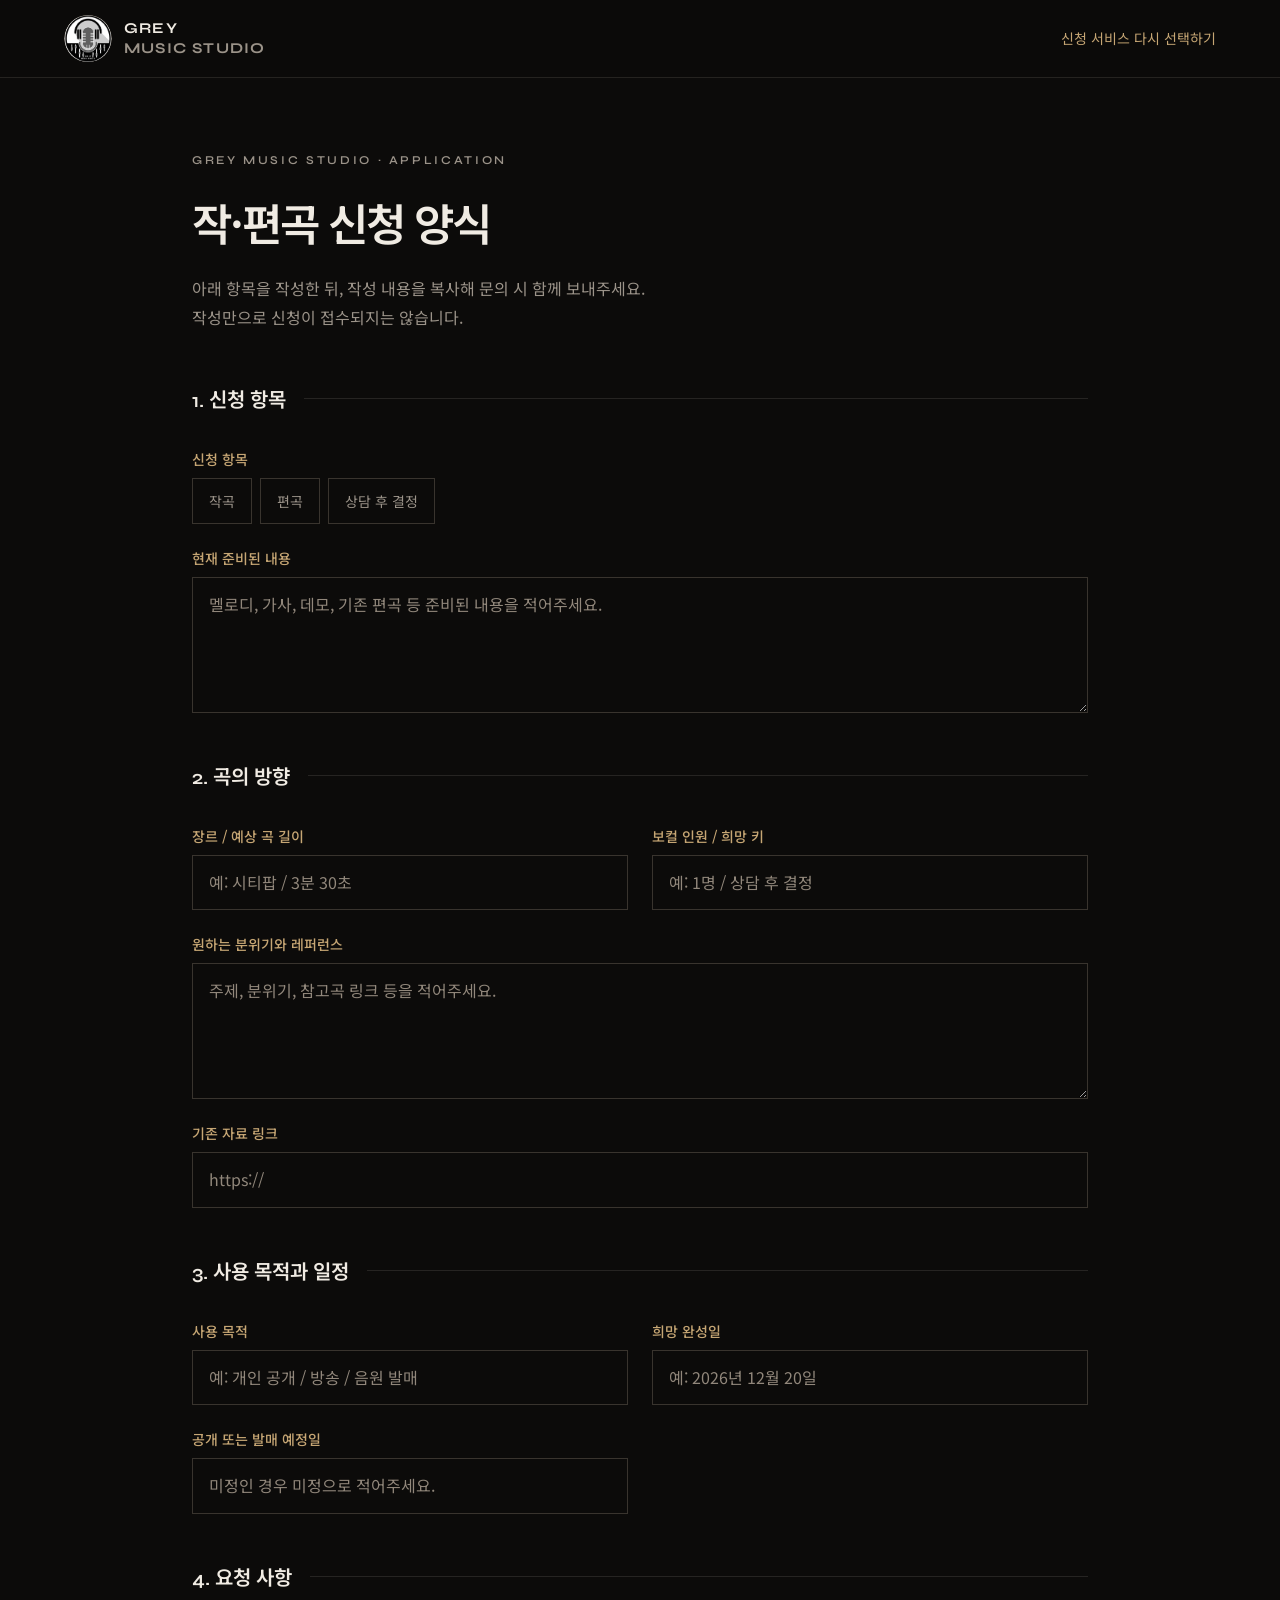
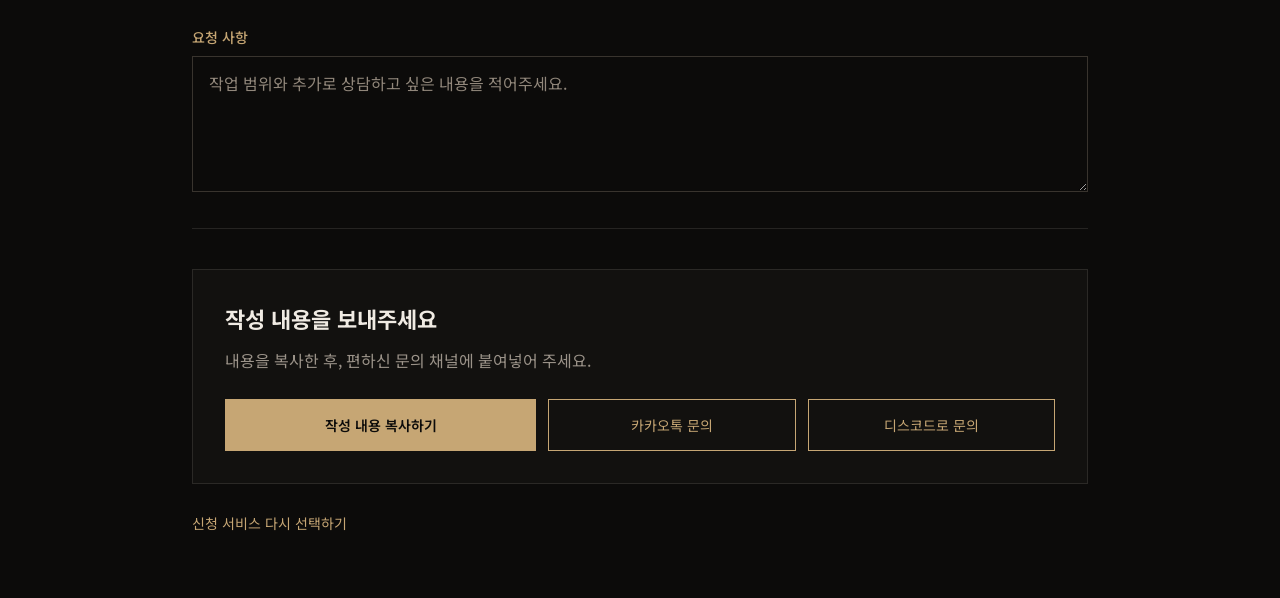
<file: apply-composition.html>
<!doctype html>
<html lang="ko">
  <head>
    <meta charset="UTF-8" />
    <meta name="viewport" content="width=device-width, initial-scale=1.0" />
    <meta name="description" content="Grey Music Studio 작·편곡 신청 양식. 작업 내용을 작성하고 복사해 문의해 주세요." />
    <meta name="theme-color" content="#0c0b0a" />
    <title>작·편곡 신청 양식 — Grey Music Studio</title>
    <link rel="icon" type="image/png" href="assets/grey-music-studio-logo.png" />
    <link rel="preconnect" href="https://fonts.googleapis.com" />
    <link rel="preconnect" href="https://fonts.gstatic.com" crossorigin />
    <link href="https://fonts.googleapis.com/css2?family=Noto+Sans+KR:wght@300;400;500;600;700&amp;family=Syne:wght@500;600;700;800&amp;display=swap" rel="stylesheet" />
    <link rel="stylesheet" href="styles.css" />
    <link rel="stylesheet" href="application.css" />
  </head>
  <body class="application-page" data-application="composition">
    <header class="site-header">
      <a class="logo" href="index.html" aria-label="Grey Music Studio 홈">
        <img class="brand-logo" src="assets/grey-music-studio-logo.png" alt="" width="48" height="48" />
        <span>GREY<span>MUSIC STUDIO</span></span>
      </a>
      <a class="application-back" href="apply.html">신청 서비스 다시 선택하기</a>
    </header>
    <main class="application-main" id="top">
      <div class="application-intro">
        <p class="overline">GREY MUSIC STUDIO · APPLICATION</p>
        <h1 id="form-title">작·편곡 신청 양식</h1>
        <p id="form-guide">아래 항목을 작성한 뒤, 작성 내용을 복사해 문의 시 함께 보내주세요.<br />작성만으로 신청이 접수되지는 않습니다.</p>
      </div>
      <noscript><p>신청 양식을 작성하려면 브라우저에서 JavaScript를 허용해 주세요. 카카오톡 또는 디스코드로 직접 문의하셔도 됩니다.</p></noscript>
      <form class="application-form" id="application-form" aria-describedby="form-guide" autocomplete="on"><div id="form-content"></div></form>
      <section class="application-finish" aria-label="작성 내용 전달">
        <h2>작성 내용을 보내주세요</h2>
        <p>내용을 복사한 후, 편하신 문의 채널에 붙여넣어 주세요.</p>
        <div class="application-actions">
          <button type="button" id="copy-form">작성 내용 복사하기</button>
          <a href="https://open.kakao.com/o/sJ9qi2jg" target="_blank" rel="noopener noreferrer">카카오톡 문의</a>
          <a href="https://discord.com/users/342338919012237323" target="_blank" rel="noopener noreferrer">디스코드로 문의</a>
        </div>
        <p id="copy-status" role="status" aria-live="polite"></p>
      </section>
      <a class="application-back bottom-back" href="apply.html">신청 서비스 다시 선택하기</a>
    </main>
    <script src="application.js"></script>
  </body>
</html>
</file>
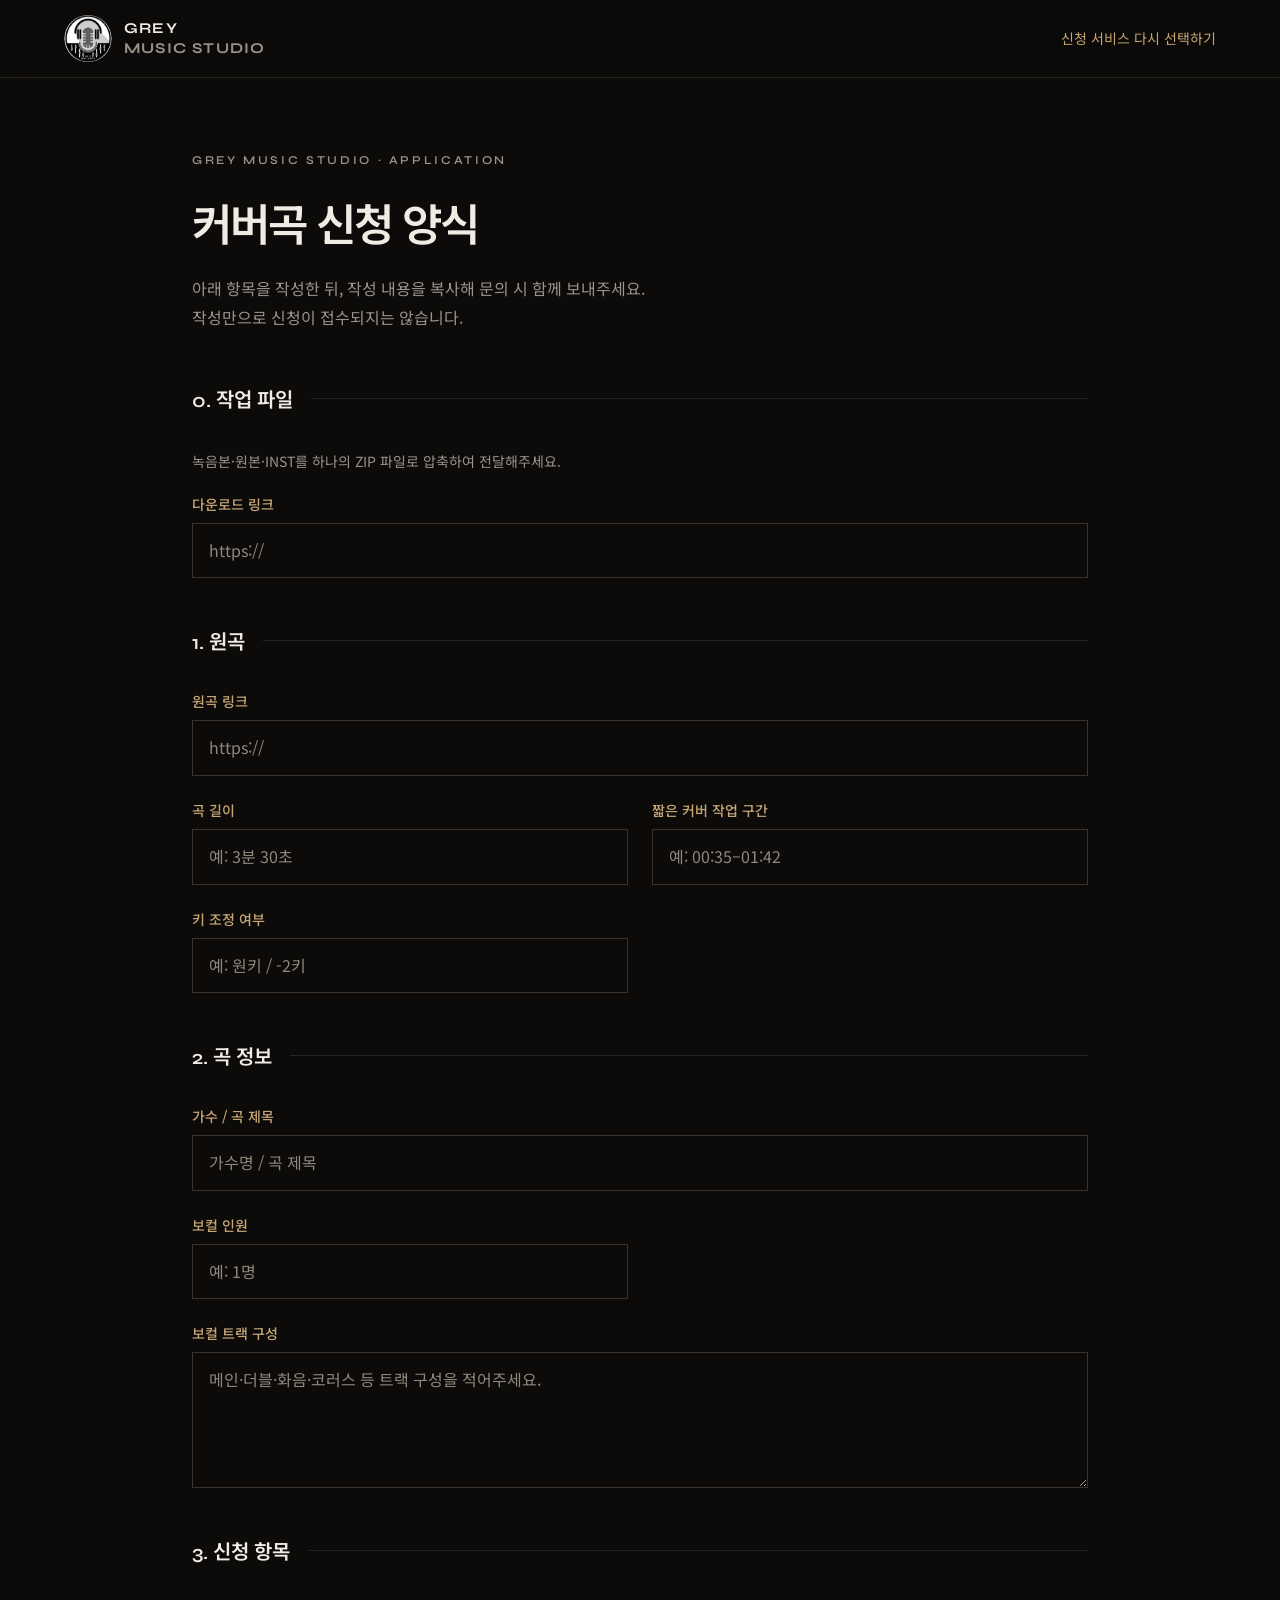
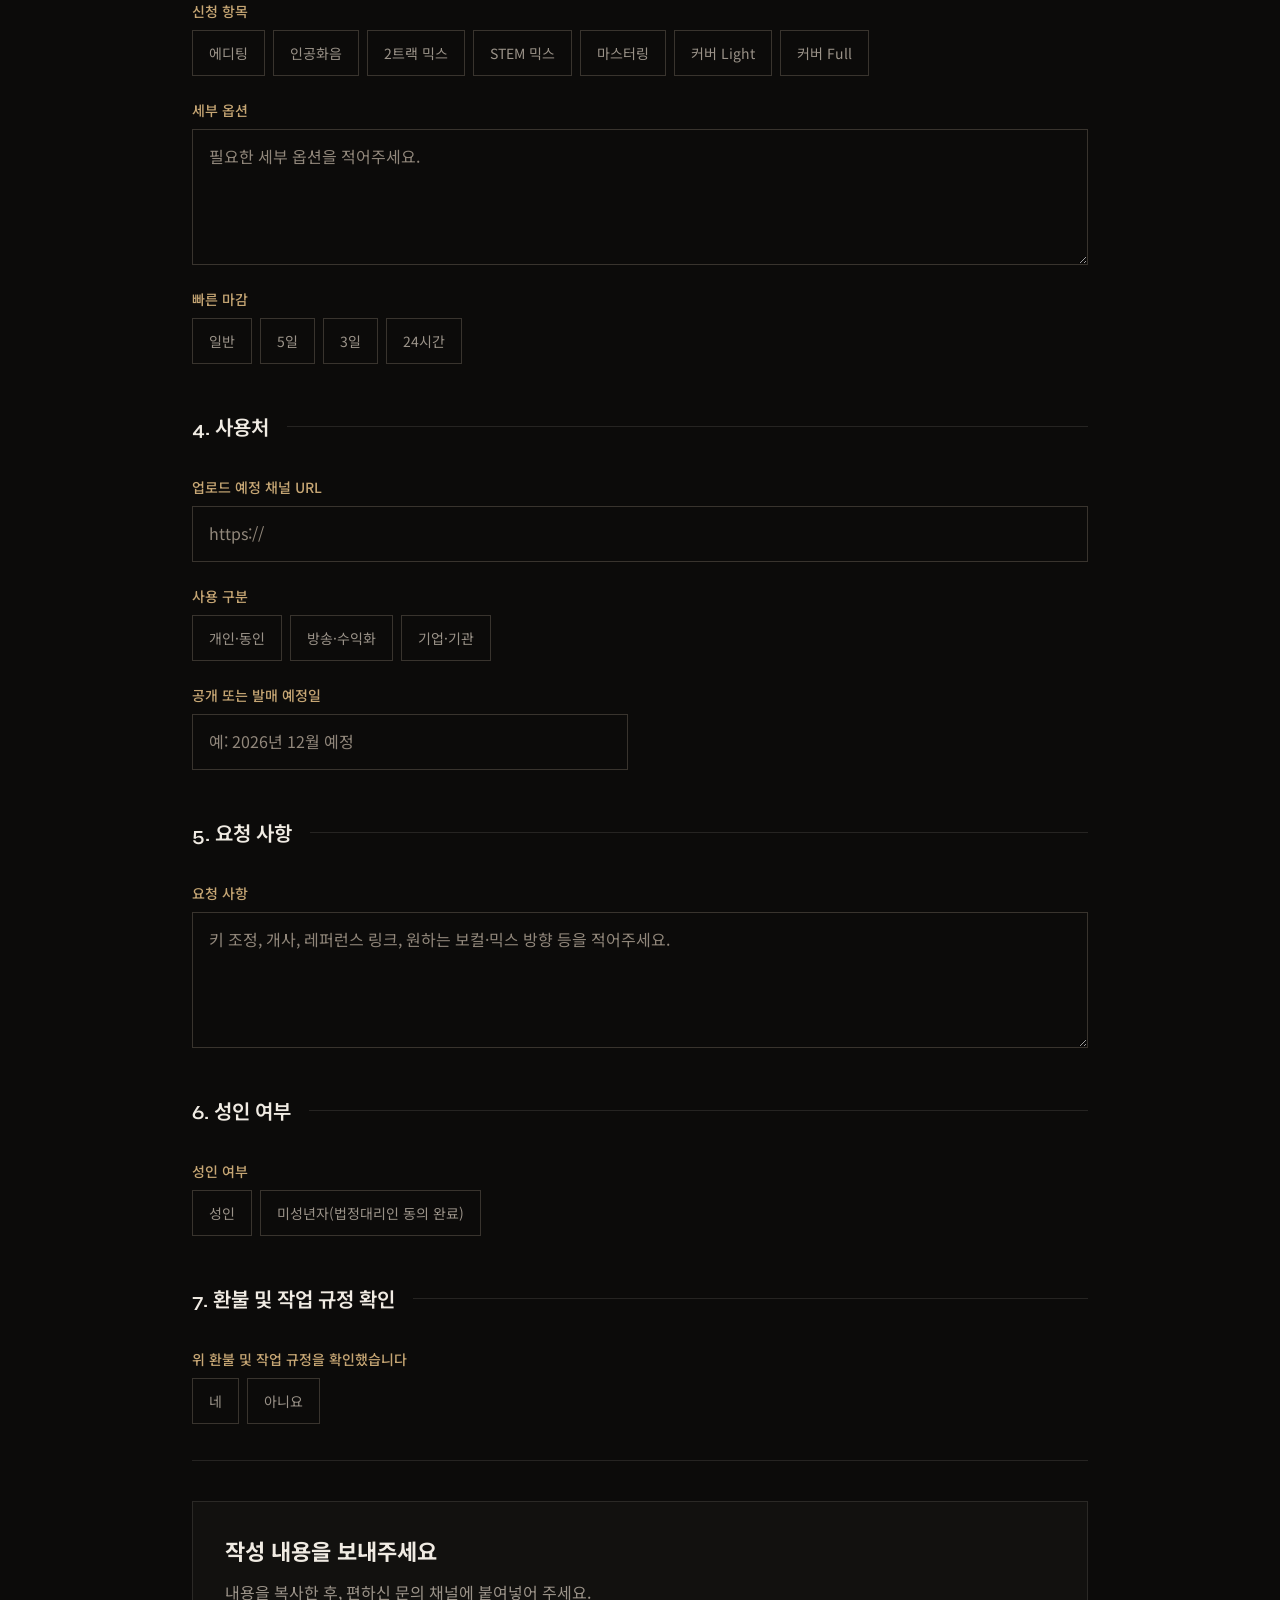
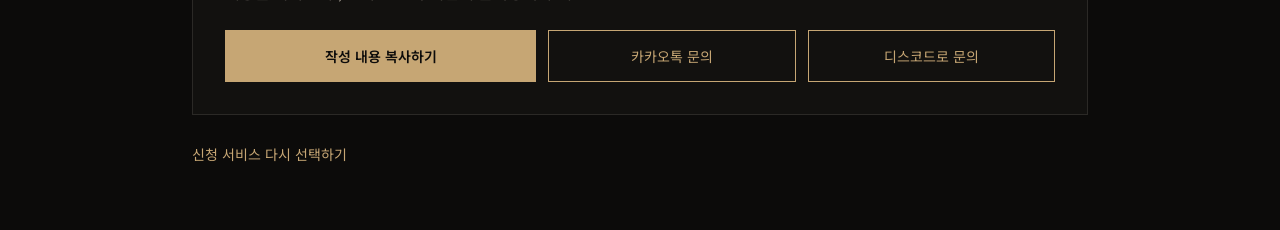
<file: apply-cover.html>
<!doctype html>
<html lang="ko">
  <head>
    <meta charset="UTF-8" />
    <meta name="viewport" content="width=device-width, initial-scale=1.0" />
    <meta name="description" content="Grey Music Studio 커버곡 믹싱 신청 양식. 작업 내용을 작성하고 복사해 문의해 주세요." />
    <meta name="theme-color" content="#0c0b0a" />
    <title>커버곡 신청 양식 — Grey Music Studio</title>
    <link rel="icon" type="image/png" href="assets/grey-music-studio-logo.png" />
    <link rel="preconnect" href="https://fonts.googleapis.com" />
    <link rel="preconnect" href="https://fonts.gstatic.com" crossorigin />
    <link href="https://fonts.googleapis.com/css2?family=Noto+Sans+KR:wght@300;400;500;600;700&amp;family=Syne:wght@500;600;700;800&amp;display=swap" rel="stylesheet" />
    <link rel="stylesheet" href="styles.css" />
    <link rel="stylesheet" href="application.css" />
  </head>
  <body class="application-page" data-application="cover">
    <header class="site-header">
      <a class="logo" href="index.html" aria-label="Grey Music Studio 홈">
        <img class="brand-logo" src="assets/grey-music-studio-logo.png" alt="" width="48" height="48" />
        <span>GREY<span>MUSIC STUDIO</span></span>
      </a>
      <a class="application-back" href="apply.html">신청 서비스 다시 선택하기</a>
    </header>
    <main class="application-main" id="top">
      <div class="application-intro">
        <p class="overline">GREY MUSIC STUDIO · APPLICATION</p>
        <h1 id="form-title">커버곡 신청 양식</h1>
        <p id="form-guide">아래 항목을 작성한 뒤, 작성 내용을 복사해 문의 시 함께 보내주세요.<br />작성만으로 신청이 접수되지는 않습니다.</p>
      </div>
      <noscript><p>신청 양식을 작성하려면 브라우저에서 JavaScript를 허용해 주세요. 카카오톡 또는 디스코드로 직접 문의하셔도 됩니다.</p></noscript>
      <form class="application-form" id="application-form" aria-describedby="form-guide" autocomplete="on"><div id="form-content"></div></form>
      <section class="application-finish" aria-label="작성 내용 전달">
        <h2>작성 내용을 보내주세요</h2>
        <p>내용을 복사한 후, 편하신 문의 채널에 붙여넣어 주세요.</p>
        <div class="application-actions">
          <button type="button" id="copy-form">작성 내용 복사하기</button>
          <a href="https://open.kakao.com/o/sJ9qi2jg" target="_blank" rel="noopener noreferrer">카카오톡 문의</a>
          <a href="https://discord.com/users/342338919012237323" target="_blank" rel="noopener noreferrer">디스코드로 문의</a>
        </div>
        <p id="copy-status" role="status" aria-live="polite"></p>
      </section>
      <a class="application-back bottom-back" href="apply.html">신청 서비스 다시 선택하기</a>
    </main>
    <script src="application.js"></script>
  </body>
</html>
</file>
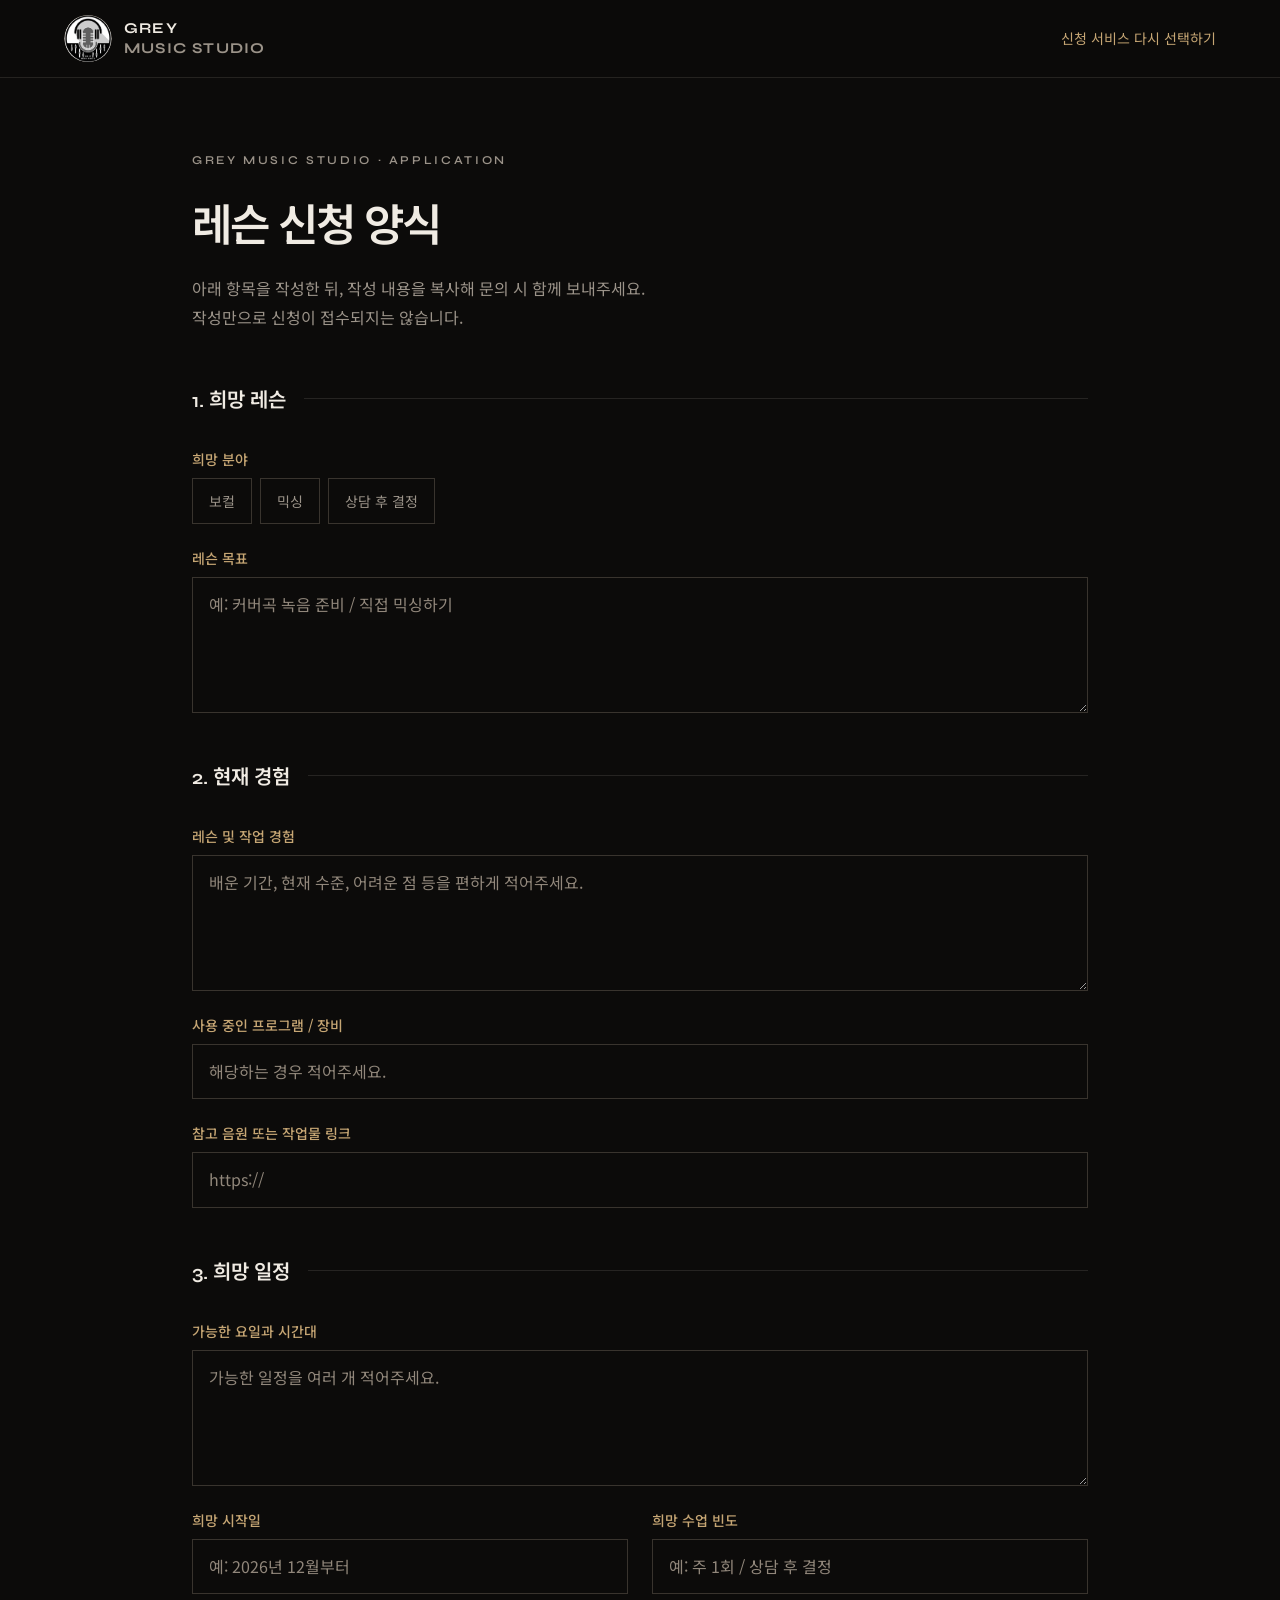
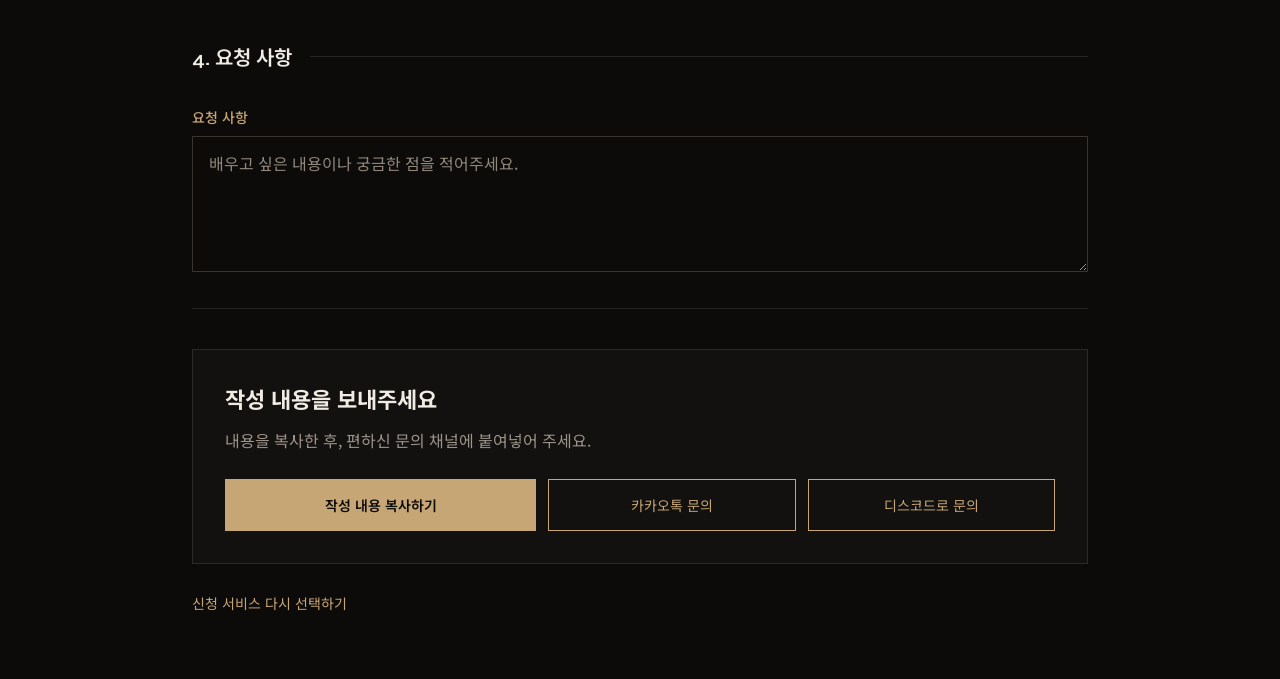
<file: apply-lesson.html>
<!doctype html>
<html lang="ko">
  <head>
    <meta charset="UTF-8" />
    <meta name="viewport" content="width=device-width, initial-scale=1.0" />
    <meta name="description" content="Grey Music Studio 레슨 신청 양식. 작업 내용을 작성하고 복사해 문의해 주세요." />
    <meta name="theme-color" content="#0c0b0a" />
    <title>레슨 신청 양식 — Grey Music Studio</title>
    <link rel="icon" type="image/png" href="assets/grey-music-studio-logo.png" />
    <link rel="preconnect" href="https://fonts.googleapis.com" />
    <link rel="preconnect" href="https://fonts.gstatic.com" crossorigin />
    <link href="https://fonts.googleapis.com/css2?family=Noto+Sans+KR:wght@300;400;500;600;700&amp;family=Syne:wght@500;600;700;800&amp;display=swap" rel="stylesheet" />
    <link rel="stylesheet" href="styles.css" />
    <link rel="stylesheet" href="application.css" />
  </head>
  <body class="application-page" data-application="lesson">
    <header class="site-header">
      <a class="logo" href="index.html" aria-label="Grey Music Studio 홈">
        <img class="brand-logo" src="assets/grey-music-studio-logo.png" alt="" width="48" height="48" />
        <span>GREY<span>MUSIC STUDIO</span></span>
      </a>
      <a class="application-back" href="apply.html">신청 서비스 다시 선택하기</a>
    </header>
    <main class="application-main" id="top">
      <div class="application-intro">
        <p class="overline">GREY MUSIC STUDIO · APPLICATION</p>
        <h1 id="form-title">레슨 신청 양식</h1>
        <p id="form-guide">아래 항목을 작성한 뒤, 작성 내용을 복사해 문의 시 함께 보내주세요.<br />작성만으로 신청이 접수되지는 않습니다.</p>
      </div>
      <noscript><p>신청 양식을 작성하려면 브라우저에서 JavaScript를 허용해 주세요. 카카오톡 또는 디스코드로 직접 문의하셔도 됩니다.</p></noscript>
      <form class="application-form" id="application-form" aria-describedby="form-guide" autocomplete="on"><div id="form-content"></div></form>
      <section class="application-finish" aria-label="작성 내용 전달">
        <h2>작성 내용을 보내주세요</h2>
        <p>내용을 복사한 후, 편하신 문의 채널에 붙여넣어 주세요.</p>
        <div class="application-actions">
          <button type="button" id="copy-form">작성 내용 복사하기</button>
          <a href="https://open.kakao.com/o/sJ9qi2jg" target="_blank" rel="noopener noreferrer">카카오톡 문의</a>
          <a href="https://discord.com/users/342338919012237323" target="_blank" rel="noopener noreferrer">디스코드로 문의</a>
        </div>
        <p id="copy-status" role="status" aria-live="polite"></p>
      </section>
      <a class="application-back bottom-back" href="apply.html">신청 서비스 다시 선택하기</a>
    </main>
    <script src="application.js"></script>
  </body>
</html>
</file>
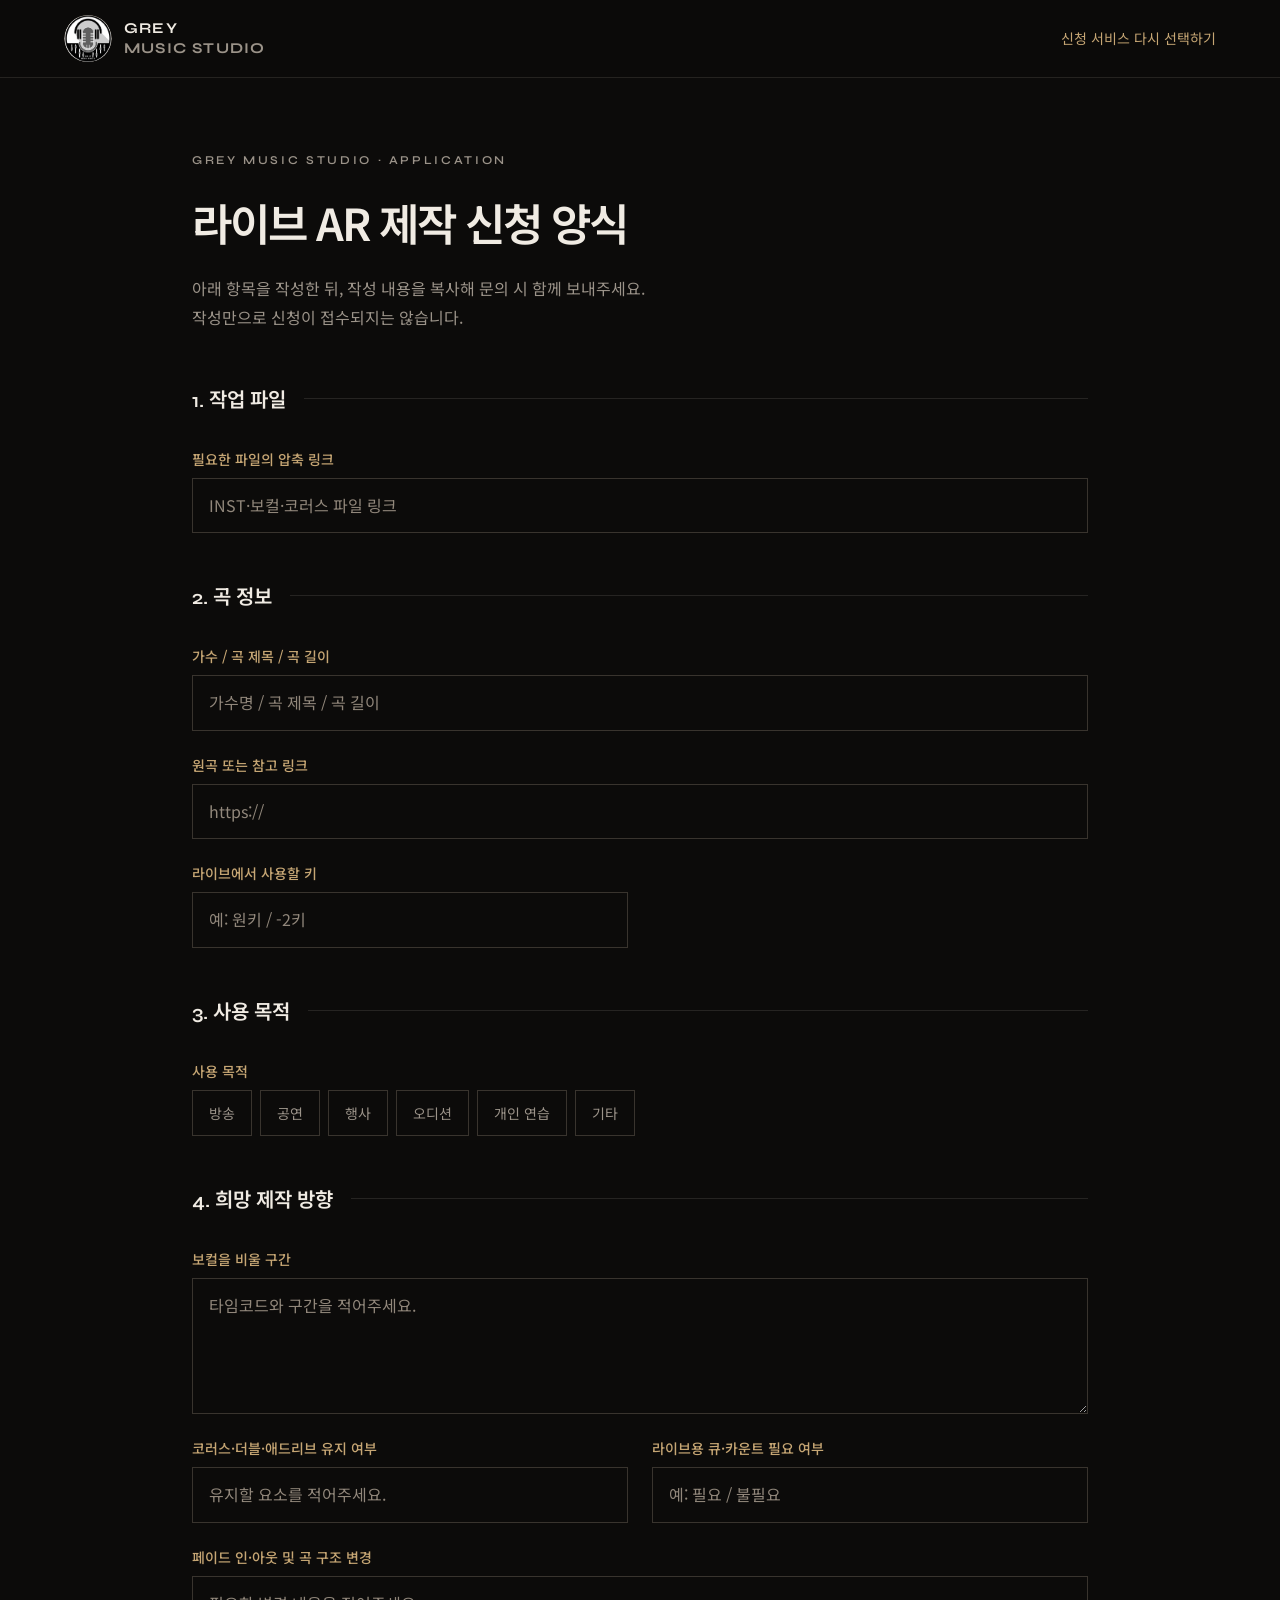
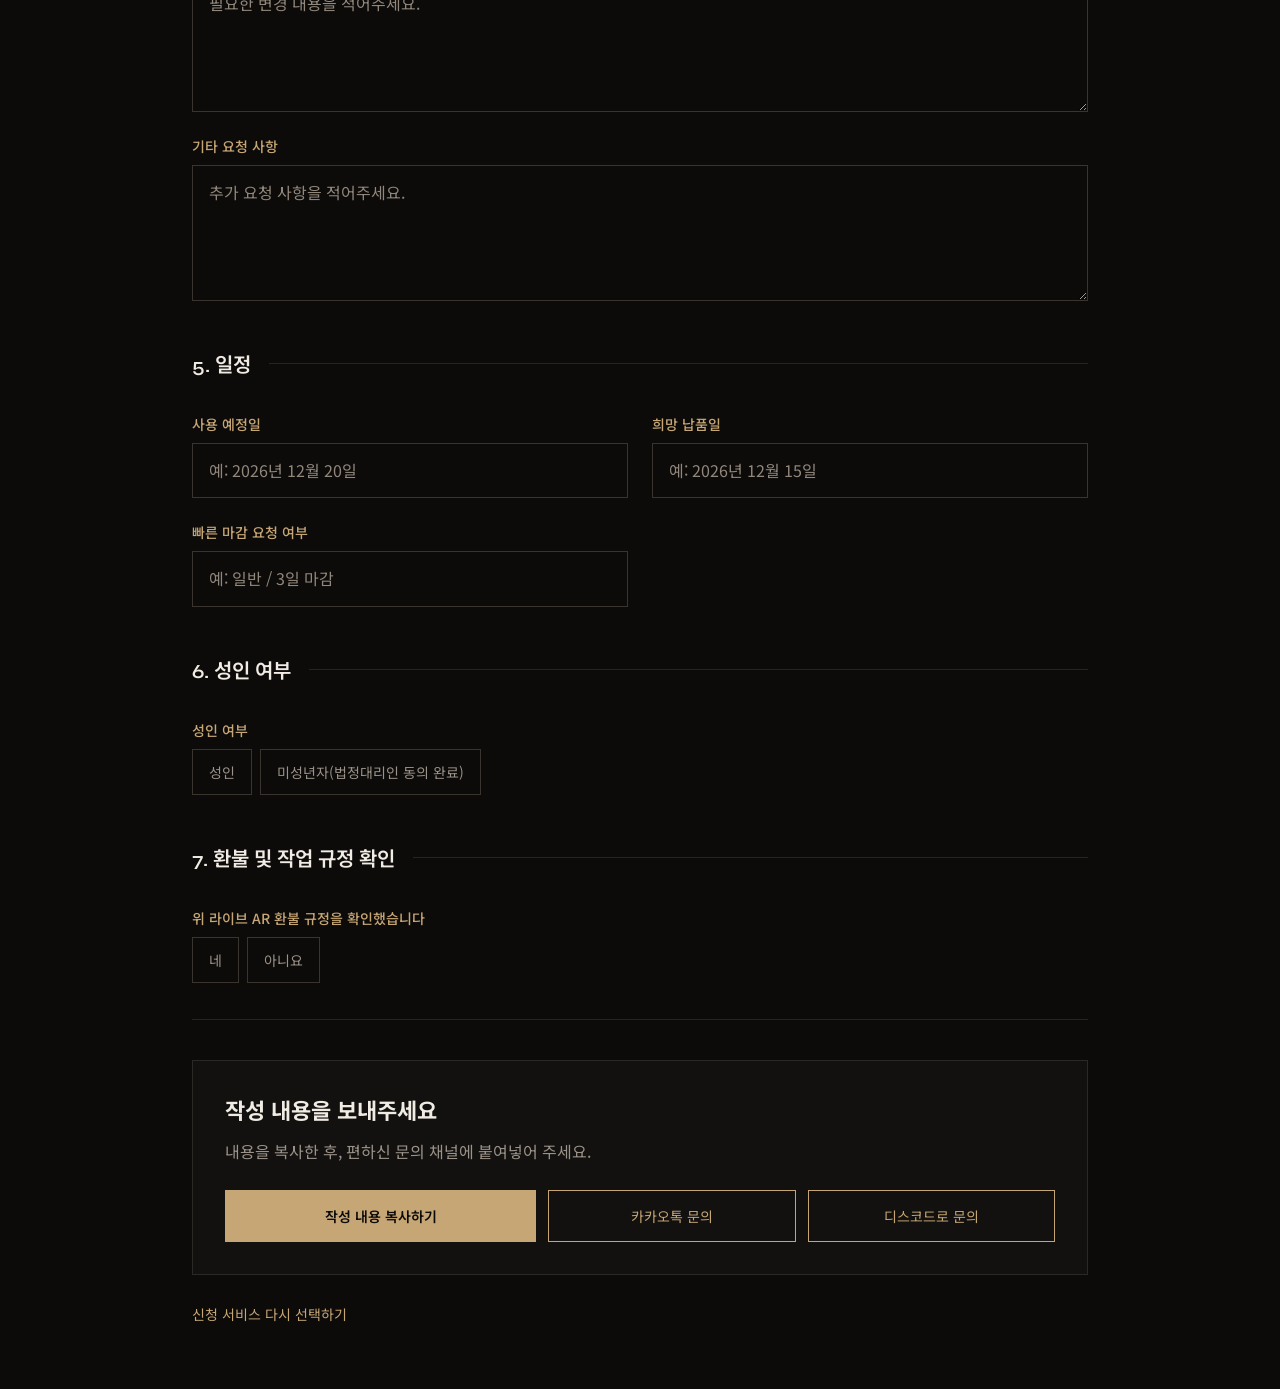
<file: apply-live.html>
<!doctype html>
<html lang="ko">
  <head>
    <meta charset="UTF-8" />
    <meta name="viewport" content="width=device-width, initial-scale=1.0" />
    <meta name="description" content="Grey Music Studio 라이브 AR 제작 신청 양식. 작업 내용을 작성하고 복사해 문의해 주세요." />
    <meta name="theme-color" content="#0c0b0a" />
    <title>라이브 AR 제작 신청 양식 — Grey Music Studio</title>
    <link rel="icon" type="image/png" href="assets/grey-music-studio-logo.png" />
    <link rel="preconnect" href="https://fonts.googleapis.com" />
    <link rel="preconnect" href="https://fonts.gstatic.com" crossorigin />
    <link href="https://fonts.googleapis.com/css2?family=Noto+Sans+KR:wght@300;400;500;600;700&amp;family=Syne:wght@500;600;700;800&amp;display=swap" rel="stylesheet" />
    <link rel="stylesheet" href="styles.css" />
    <link rel="stylesheet" href="application.css" />
  </head>
  <body class="application-page" data-application="live">
    <header class="site-header">
      <a class="logo" href="index.html" aria-label="Grey Music Studio 홈">
        <img class="brand-logo" src="assets/grey-music-studio-logo.png" alt="" width="48" height="48" />
        <span>GREY<span>MUSIC STUDIO</span></span>
      </a>
      <a class="application-back" href="apply.html">신청 서비스 다시 선택하기</a>
    </header>
    <main class="application-main" id="top">
      <div class="application-intro">
        <p class="overline">GREY MUSIC STUDIO · APPLICATION</p>
        <h1 id="form-title">라이브 AR 제작 신청 양식</h1>
        <p id="form-guide">아래 항목을 작성한 뒤, 작성 내용을 복사해 문의 시 함께 보내주세요.<br />작성만으로 신청이 접수되지는 않습니다.</p>
      </div>
      <noscript><p>신청 양식을 작성하려면 브라우저에서 JavaScript를 허용해 주세요. 카카오톡 또는 디스코드로 직접 문의하셔도 됩니다.</p></noscript>
      <form class="application-form" id="application-form" aria-describedby="form-guide" autocomplete="on"><div id="form-content"></div></form>
      <section class="application-finish" aria-label="작성 내용 전달">
        <h2>작성 내용을 보내주세요</h2>
        <p>내용을 복사한 후, 편하신 문의 채널에 붙여넣어 주세요.</p>
        <div class="application-actions">
          <button type="button" id="copy-form">작성 내용 복사하기</button>
          <a href="https://open.kakao.com/o/sJ9qi2jg" target="_blank" rel="noopener noreferrer">카카오톡 문의</a>
          <a href="https://discord.com/users/342338919012237323" target="_blank" rel="noopener noreferrer">디스코드로 문의</a>
        </div>
        <p id="copy-status" role="status" aria-live="polite"></p>
      </section>
      <a class="application-back bottom-back" href="apply.html">신청 서비스 다시 선택하기</a>
    </main>
    <script src="application.js"></script>
  </body>
</html>
</file>
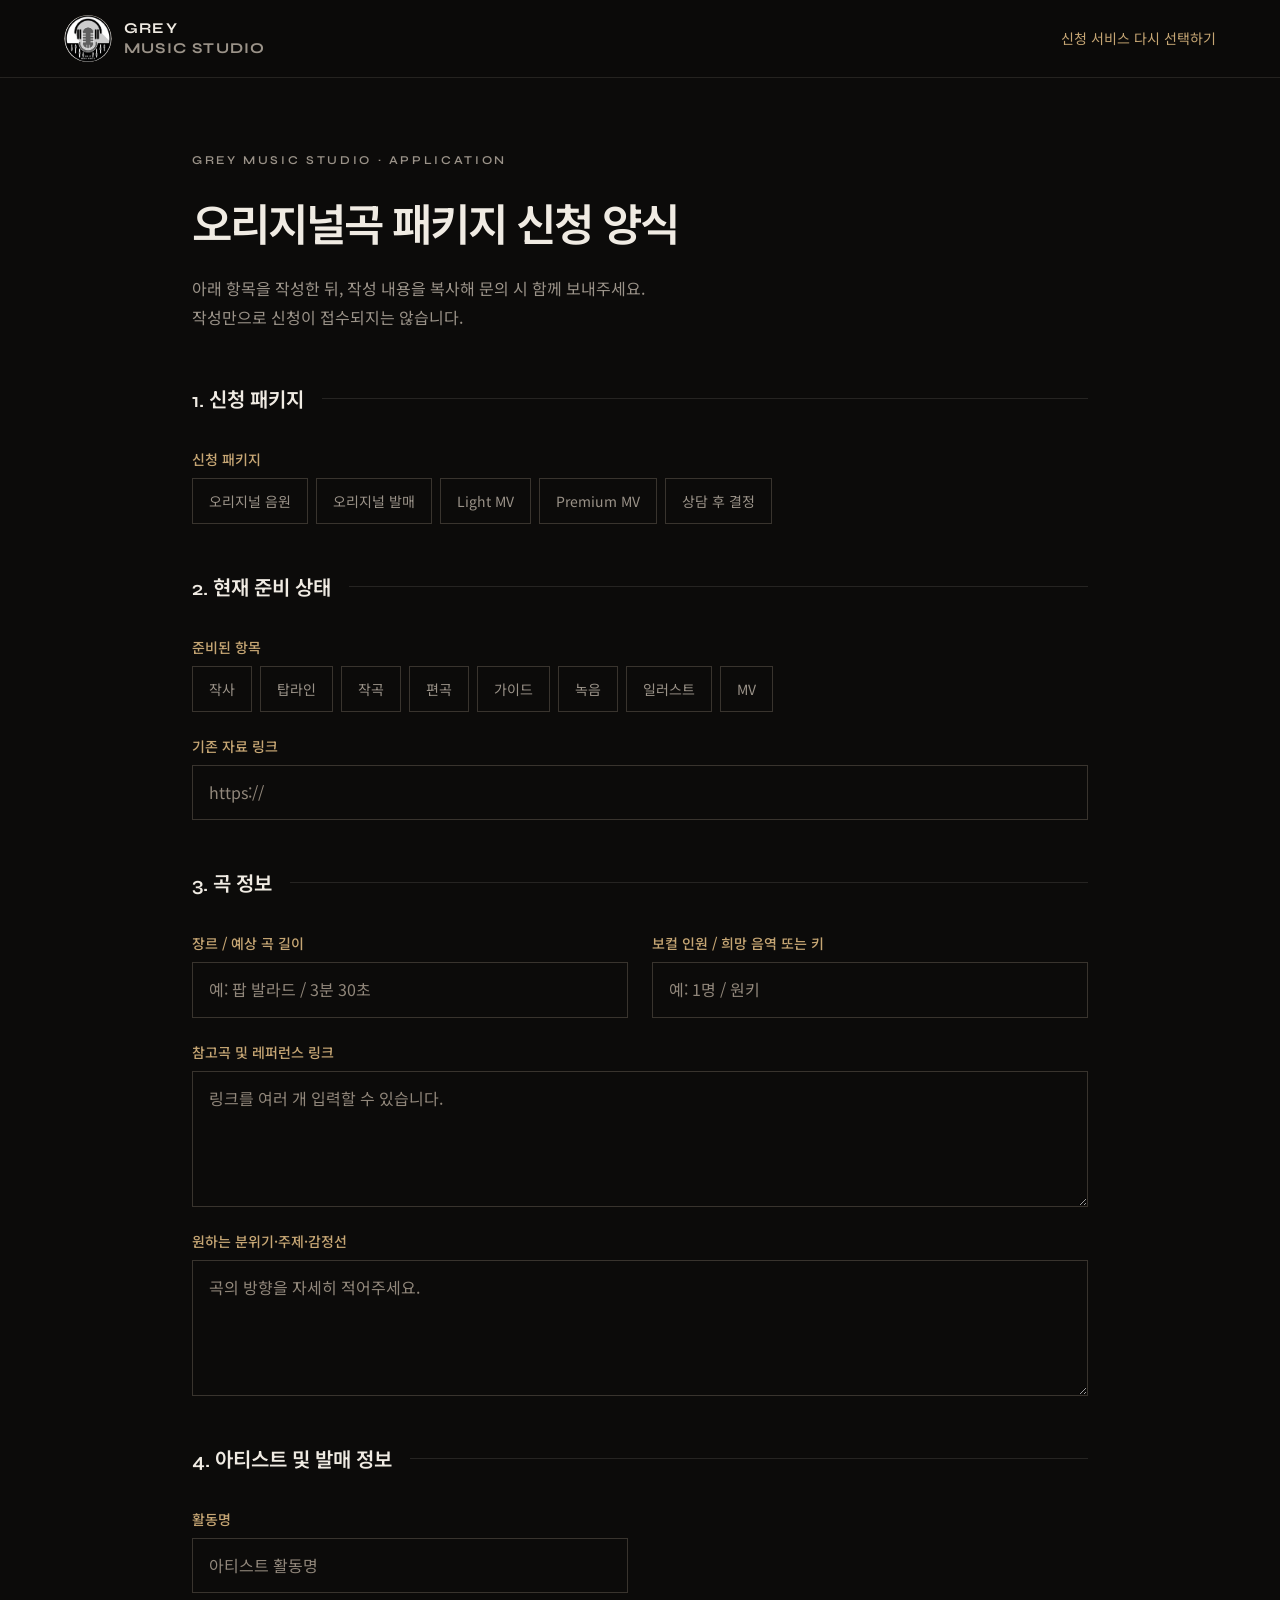
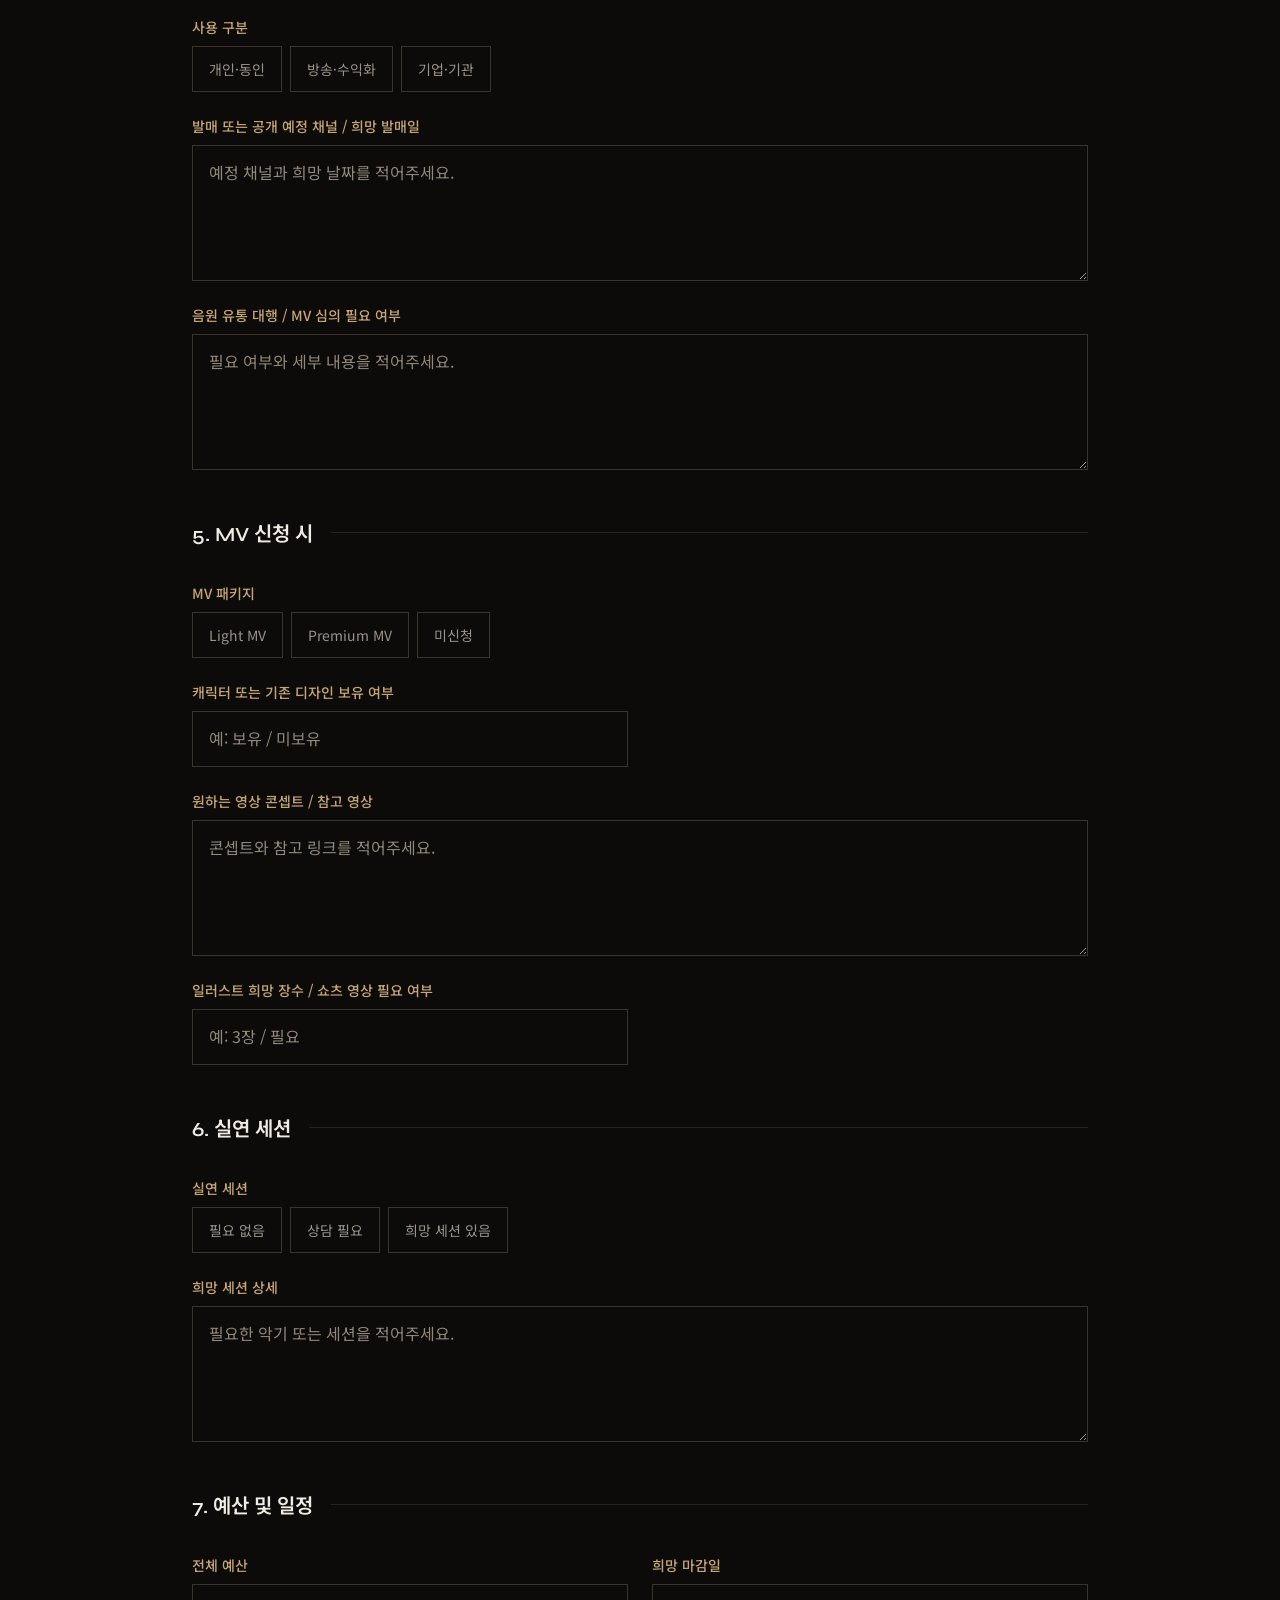
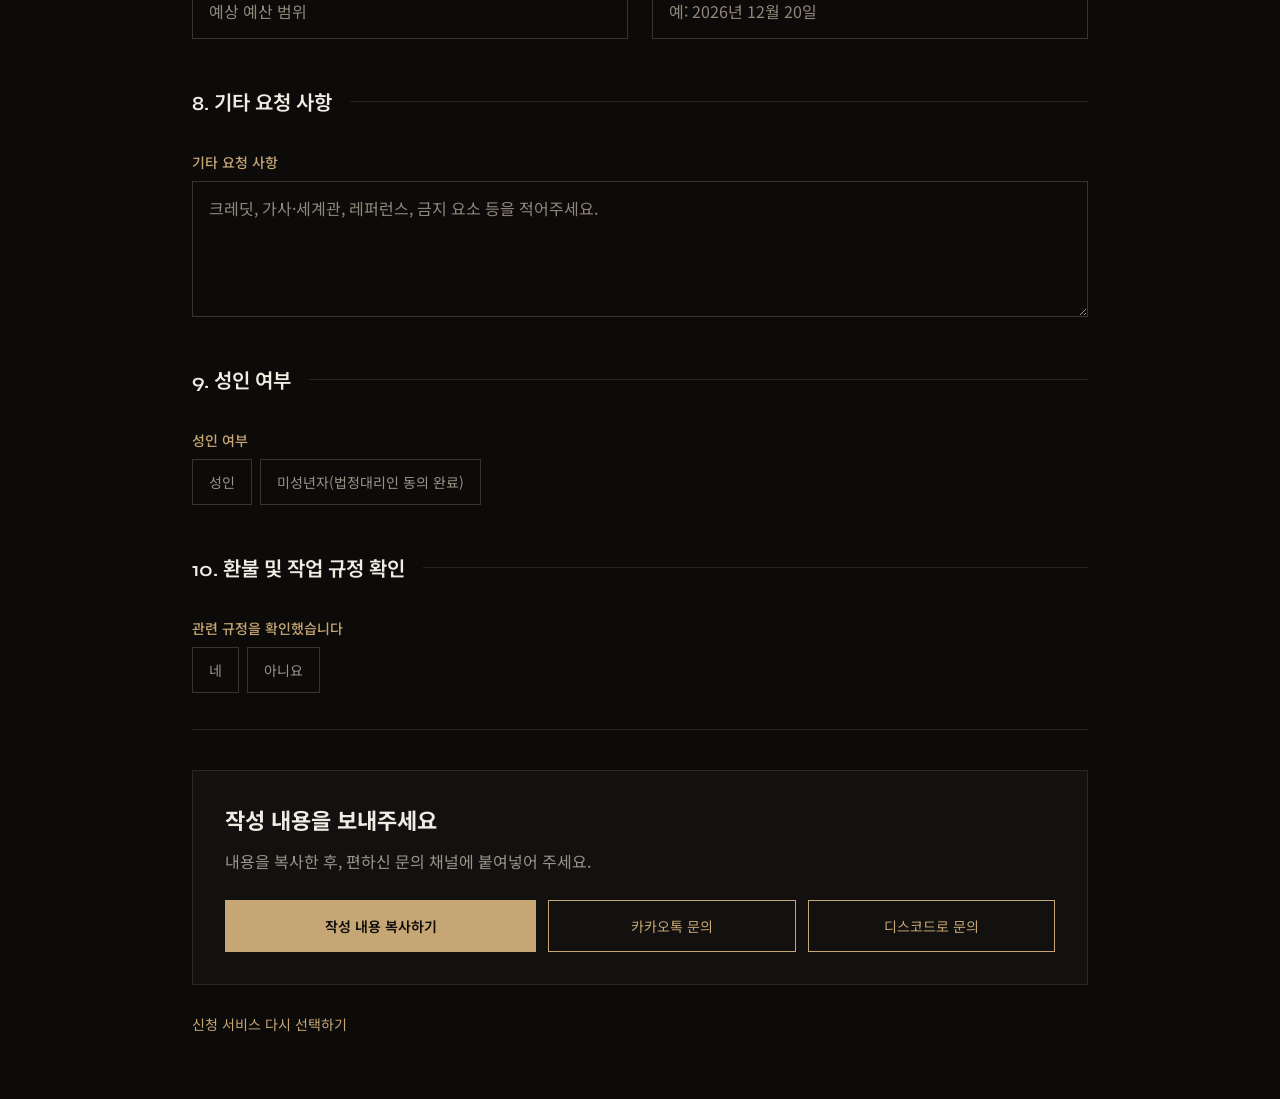
<file: apply-original.html>
<!doctype html>
<html lang="ko">
  <head>
    <meta charset="UTF-8" />
    <meta name="viewport" content="width=device-width, initial-scale=1.0" />
    <meta name="description" content="Grey Music Studio 오리지널곡 패키지 신청 양식. 작업 내용을 작성하고 복사해 문의해 주세요." />
    <meta name="theme-color" content="#0c0b0a" />
    <title>오리지널곡 패키지 신청 양식 — Grey Music Studio</title>
    <link rel="icon" type="image/png" href="assets/grey-music-studio-logo.png" />
    <link rel="preconnect" href="https://fonts.googleapis.com" />
    <link rel="preconnect" href="https://fonts.gstatic.com" crossorigin />
    <link href="https://fonts.googleapis.com/css2?family=Noto+Sans+KR:wght@300;400;500;600;700&amp;family=Syne:wght@500;600;700;800&amp;display=swap" rel="stylesheet" />
    <link rel="stylesheet" href="styles.css" />
    <link rel="stylesheet" href="application.css" />
  </head>
  <body class="application-page" data-application="original">
    <header class="site-header">
      <a class="logo" href="index.html" aria-label="Grey Music Studio 홈">
        <img class="brand-logo" src="assets/grey-music-studio-logo.png" alt="" width="48" height="48" />
        <span>GREY<span>MUSIC STUDIO</span></span>
      </a>
      <a class="application-back" href="apply.html">신청 서비스 다시 선택하기</a>
    </header>
    <main class="application-main" id="top">
      <div class="application-intro">
        <p class="overline">GREY MUSIC STUDIO · APPLICATION</p>
        <h1 id="form-title">오리지널곡 패키지 신청 양식</h1>
        <p id="form-guide">아래 항목을 작성한 뒤, 작성 내용을 복사해 문의 시 함께 보내주세요.<br />작성만으로 신청이 접수되지는 않습니다.</p>
      </div>
      <noscript><p>신청 양식을 작성하려면 브라우저에서 JavaScript를 허용해 주세요. 카카오톡 또는 디스코드로 직접 문의하셔도 됩니다.</p></noscript>
      <form class="application-form" id="application-form" aria-describedby="form-guide" autocomplete="on"><div id="form-content"></div></form>
      <section class="application-finish" aria-label="작성 내용 전달">
        <h2>작성 내용을 보내주세요</h2>
        <p>내용을 복사한 후, 편하신 문의 채널에 붙여넣어 주세요.</p>
        <div class="application-actions">
          <button type="button" id="copy-form">작성 내용 복사하기</button>
          <a href="https://open.kakao.com/o/sJ9qi2jg" target="_blank" rel="noopener noreferrer">카카오톡 문의</a>
          <a href="https://discord.com/users/342338919012237323" target="_blank" rel="noopener noreferrer">디스코드로 문의</a>
        </div>
        <p id="copy-status" role="status" aria-live="polite"></p>
      </section>
      <a class="application-back bottom-back" href="apply.html">신청 서비스 다시 선택하기</a>
    </main>
    <script src="application.js"></script>
  </body>
</html>
</file>
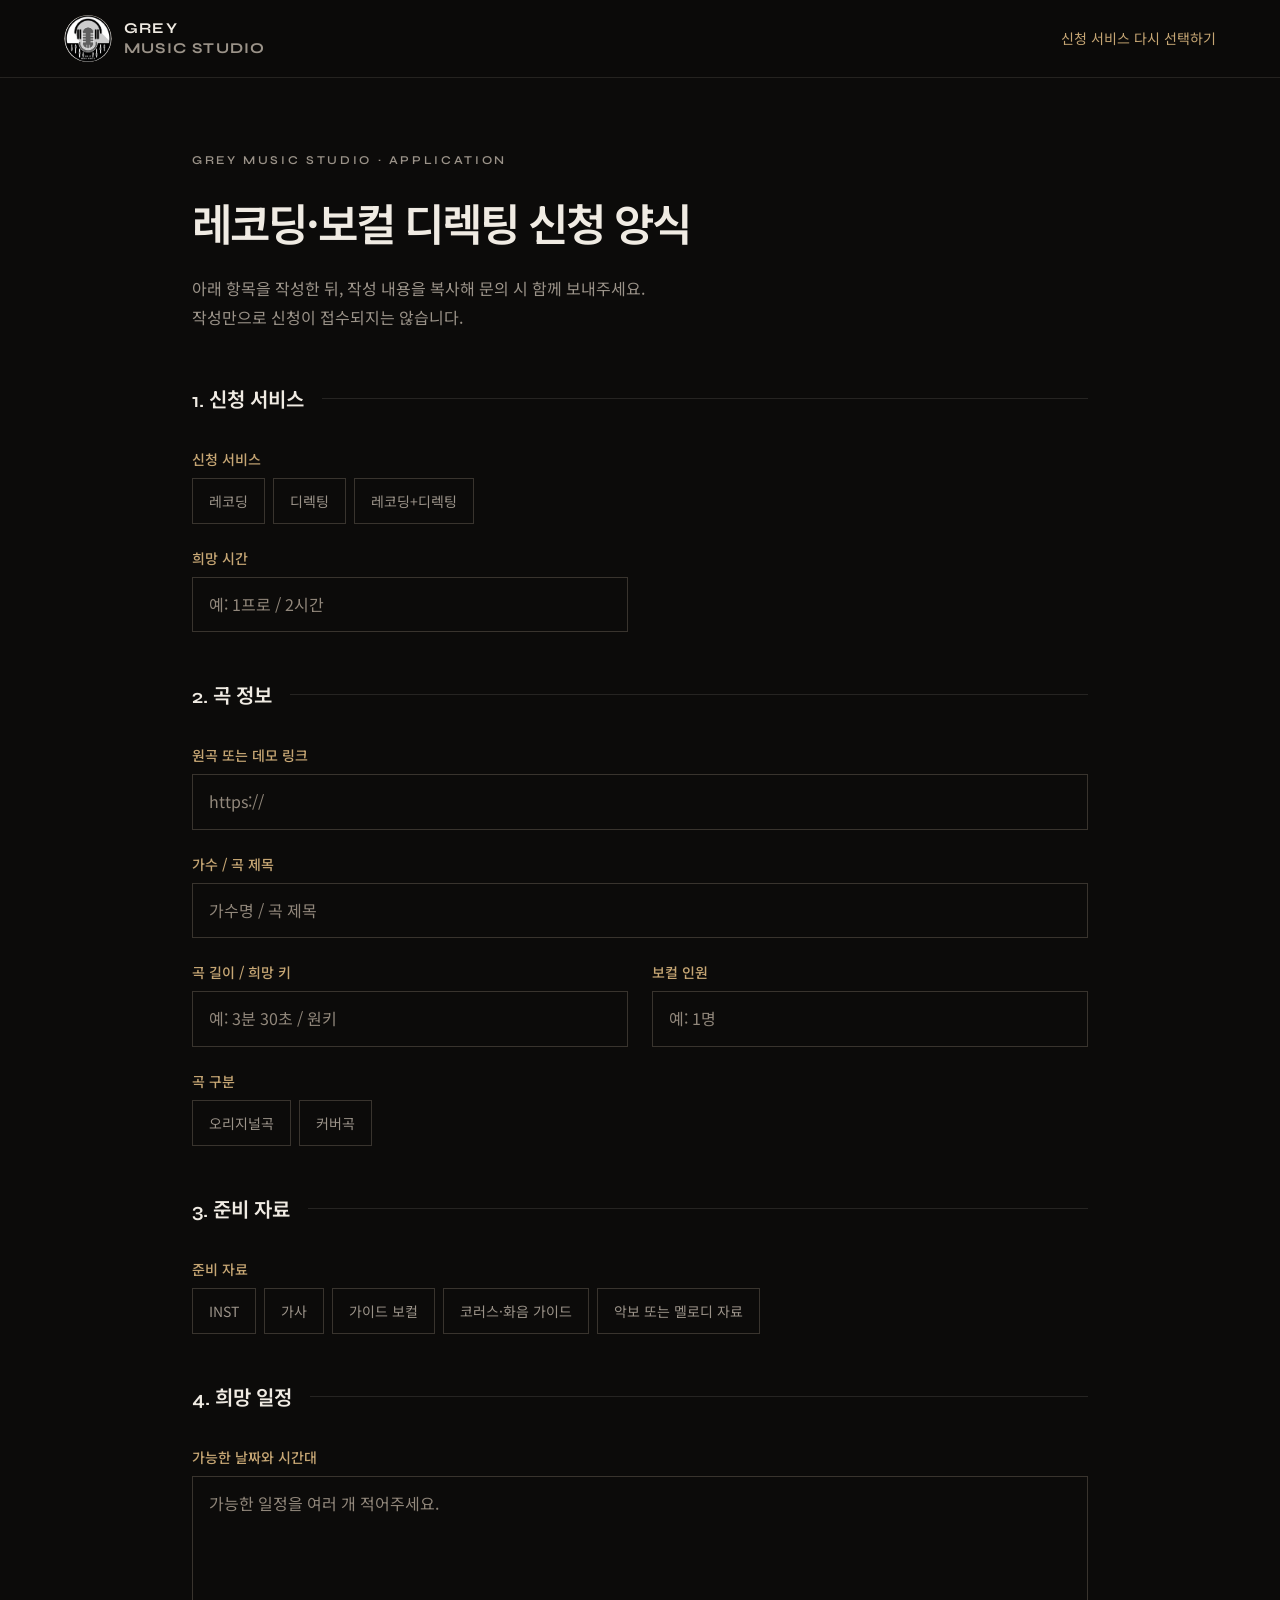
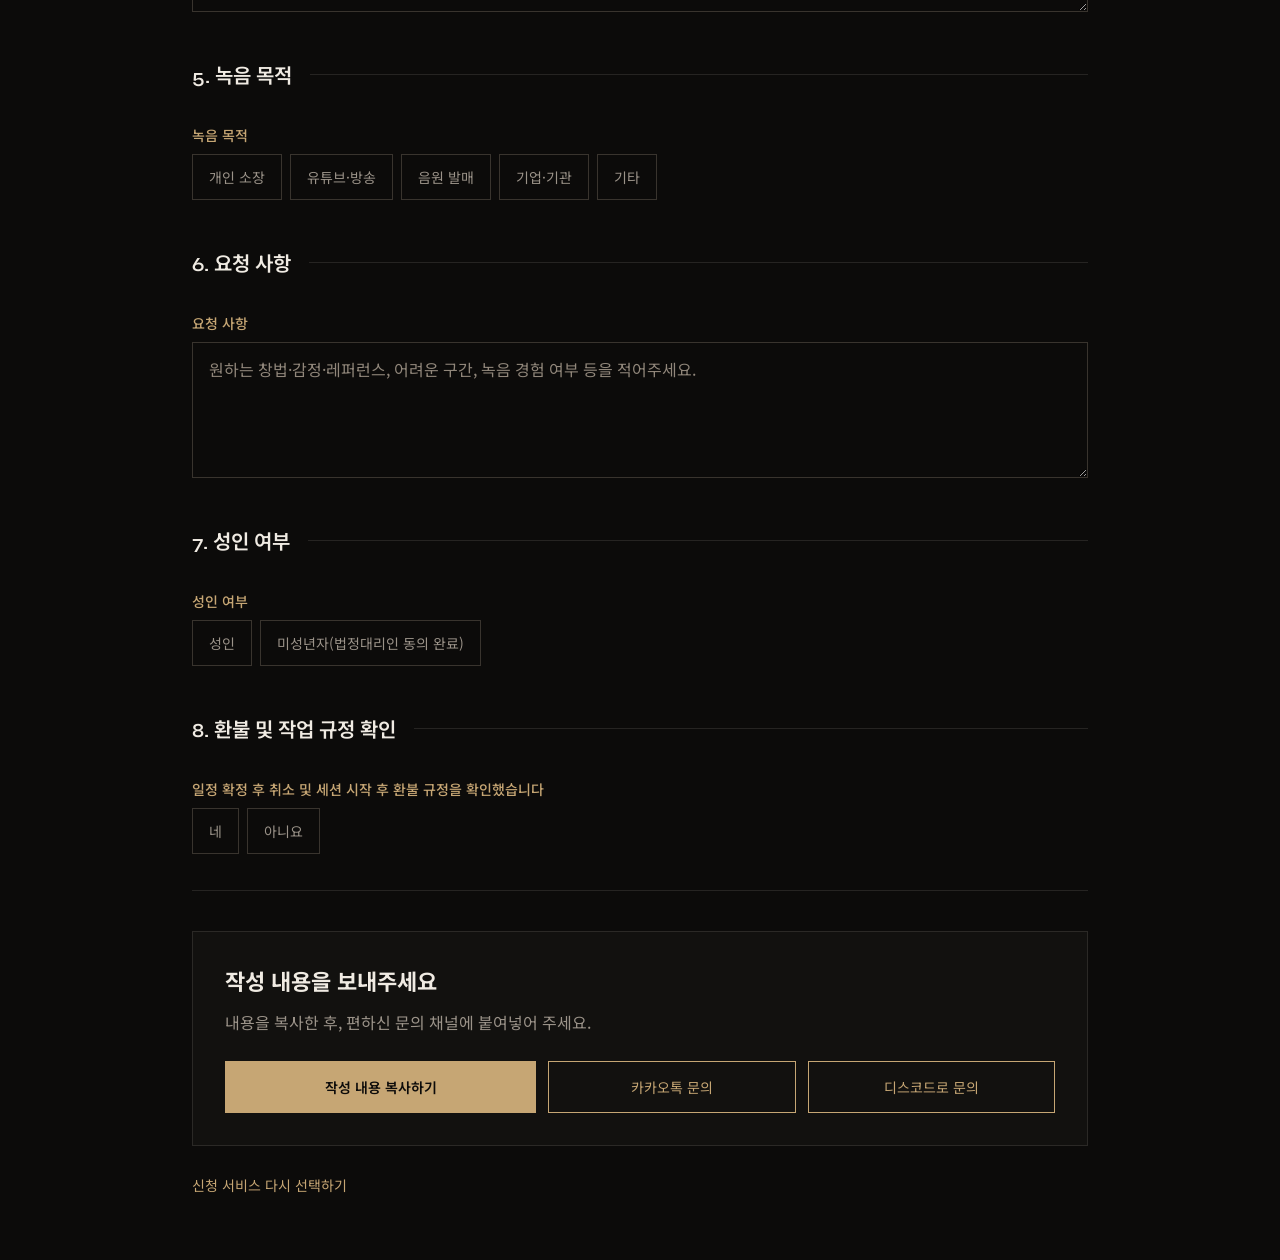
<file: apply-recording.html>
<!doctype html>
<html lang="ko">
  <head>
    <meta charset="UTF-8" />
    <meta name="viewport" content="width=device-width, initial-scale=1.0" />
    <meta name="description" content="Grey Music Studio 레코딩 & 디렉팅 신청 양식. 작업 내용을 작성하고 복사해 문의해 주세요." />
    <meta name="theme-color" content="#0c0b0a" />
    <title>레코딩·보컬 디렉팅 신청 양식 — Grey Music Studio</title>
    <link rel="icon" type="image/png" href="assets/grey-music-studio-logo.png" />
    <link rel="preconnect" href="https://fonts.googleapis.com" />
    <link rel="preconnect" href="https://fonts.gstatic.com" crossorigin />
    <link href="https://fonts.googleapis.com/css2?family=Noto+Sans+KR:wght@300;400;500;600;700&amp;family=Syne:wght@500;600;700;800&amp;display=swap" rel="stylesheet" />
    <link rel="stylesheet" href="styles.css" />
    <link rel="stylesheet" href="application.css" />
  </head>
  <body class="application-page" data-application="recording">
    <header class="site-header">
      <a class="logo" href="index.html" aria-label="Grey Music Studio 홈">
        <img class="brand-logo" src="assets/grey-music-studio-logo.png" alt="" width="48" height="48" />
        <span>GREY<span>MUSIC STUDIO</span></span>
      </a>
      <a class="application-back" href="apply.html">신청 서비스 다시 선택하기</a>
    </header>
    <main class="application-main" id="top">
      <div class="application-intro">
        <p class="overline">GREY MUSIC STUDIO · APPLICATION</p>
        <h1 id="form-title">레코딩·보컬 디렉팅 신청 양식</h1>
        <p id="form-guide">아래 항목을 작성한 뒤, 작성 내용을 복사해 문의 시 함께 보내주세요.<br />작성만으로 신청이 접수되지는 않습니다.</p>
      </div>
      <noscript><p>신청 양식을 작성하려면 브라우저에서 JavaScript를 허용해 주세요. 카카오톡 또는 디스코드로 직접 문의하셔도 됩니다.</p></noscript>
      <form class="application-form" id="application-form" aria-describedby="form-guide" autocomplete="on"><div id="form-content"></div></form>
      <section class="application-finish" aria-label="작성 내용 전달">
        <h2>작성 내용을 보내주세요</h2>
        <p>내용을 복사한 후, 편하신 문의 채널에 붙여넣어 주세요.</p>
        <div class="application-actions">
          <button type="button" id="copy-form">작성 내용 복사하기</button>
          <a href="https://open.kakao.com/o/sJ9qi2jg" target="_blank" rel="noopener noreferrer">카카오톡 문의</a>
          <a href="https://discord.com/users/342338919012237323" target="_blank" rel="noopener noreferrer">디스코드로 문의</a>
        </div>
        <p id="copy-status" role="status" aria-live="polite"></p>
      </section>
      <a class="application-back bottom-back" href="apply.html">신청 서비스 다시 선택하기</a>
    </main>
    <script src="application.js"></script>
  </body>
</html>
</file>
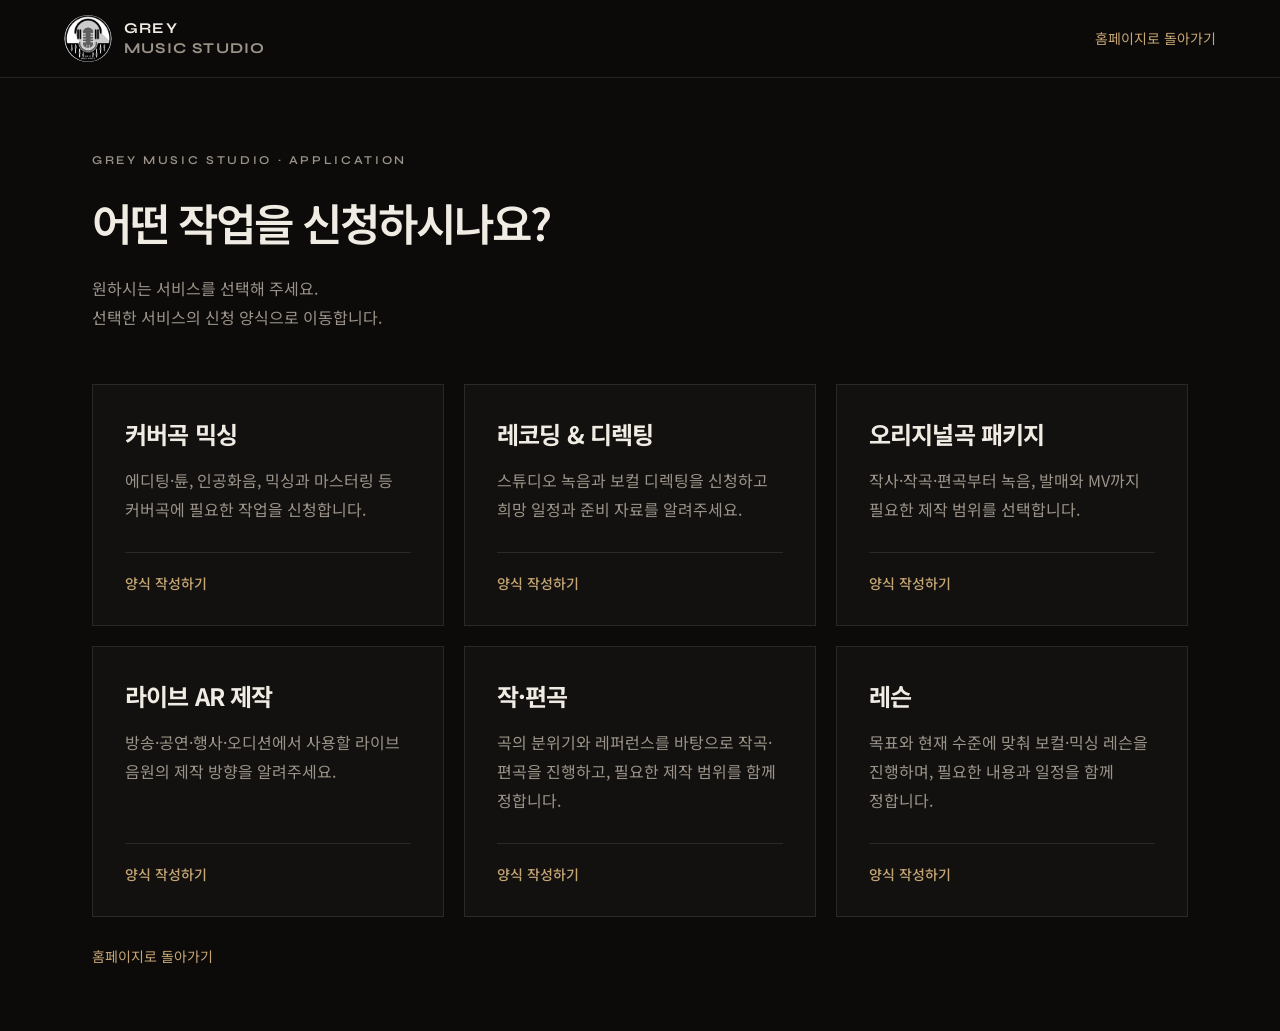
<file: apply.html>
<!doctype html>
<html lang="ko">
  <head>
    <meta charset="UTF-8" />
    <meta name="viewport" content="width=device-width, initial-scale=1.0" />
    <meta name="description" content="Grey Music Studio 신청 양식. 커버곡 믹싱, 레코딩·디렉팅, 오리지널곡 패키지, 라이브 AR 제작, 작·편곡, 레슨 중 신청할 서비스를 선택해 주세요." />
    <meta name="theme-color" content="#0c0b0a" />
    <title>신청 서비스 선택 — Grey Music Studio</title>
    <link rel="icon" type="image/png" href="assets/grey-music-studio-logo.png" />
    <link rel="preconnect" href="https://fonts.googleapis.com" />
    <link rel="preconnect" href="https://fonts.gstatic.com" crossorigin />
    <link href="https://fonts.googleapis.com/css2?family=Noto+Sans+KR:wght@300;400;500;600;700&amp;family=Syne:wght@500;600;700;800&amp;display=swap" rel="stylesheet" />
    <link rel="stylesheet" href="styles.css" />
    <link rel="stylesheet" href="application.css" />
  </head>
  <body class="application-page application-selection">
    <header class="site-header">
      <a class="logo" href="index.html" aria-label="Grey Music Studio 홈">
        <img class="brand-logo" src="assets/grey-music-studio-logo.png" alt="" width="48" height="48" />
        <span>GREY<span>MUSIC STUDIO</span></span>
      </a>
      <a class="application-back" href="index.html#services">홈페이지로 돌아가기</a>
    </header>
    <main class="application-main" id="top">
      <div class="application-intro">
        <p class="overline">GREY MUSIC STUDIO · APPLICATION</p>
        <h1>어떤 작업을 신청하시나요?</h1>
        <p>원하시는 서비스를 선택해 주세요.<br />선택한 서비스의 신청 양식으로 이동합니다.</p>
      </div>
      <nav class="application-options" aria-label="신청 서비스 선택">
        <a class="application-option" href="apply-cover.html">
          <h2>커버곡 믹싱</h2>
          <p>에디팅·튠, 인공화음, 믹싱과 마스터링 등 커버곡에 필요한 작업을 신청합니다.</p>
          <span class="application-option-action">양식 작성하기</span>
        </a>
        <a class="application-option" href="apply-recording.html">
          <h2>레코딩 & 디렉팅</h2>
          <p>스튜디오 녹음과 보컬 디렉팅을 신청하고 희망 일정과 준비 자료를 알려주세요.</p>
          <span class="application-option-action">양식 작성하기</span>
        </a>
        <a class="application-option" href="apply-original.html">
          <h2>오리지널곡 패키지</h2>
          <p>작사·작곡·편곡부터 녹음, 발매와 MV까지 필요한 제작 범위를 선택합니다.</p>
          <span class="application-option-action">양식 작성하기</span>
        </a>
        <a class="application-option" href="apply-live.html">
          <h2>라이브 AR 제작</h2>
          <p>방송·공연·행사·오디션에서 사용할 라이브 음원의 제작 방향을 알려주세요.</p>
          <span class="application-option-action">양식 작성하기</span>
        </a>
        <a class="application-option" href="apply-composition.html">
          <h2>작·편곡</h2>
          <p>곡의 분위기와 레퍼런스를 바탕으로 작곡·편곡을 진행하고, 필요한 제작 범위를 함께 정합니다.</p>
          <span class="application-option-action">양식 작성하기</span>
        </a>
        <a class="application-option" href="apply-lesson.html">
          <h2>레슨</h2>
          <p>목표와 현재 수준에 맞춰 보컬·믹싱 레슨을 진행하며, 필요한 내용과 일정을 함께 정합니다.</p>
          <span class="application-option-action">양식 작성하기</span>
        </a>
      </nav>
      <a class="application-back bottom-back" href="index.html#services">홈페이지로 돌아가기</a>
    </main>
  </body>
</html>
</file>
<file: styles.css>
:root{--bg:#0c0b0a;--elev:#12110f;--card:#191714;--paper:#f0ebe3;--muted:#9b9389;--dim:#6e675f;--gold:#c6a674;--rose:#b97779;--line:rgba(240,235,227,.11);--max:1240px;--pad:clamp(24px,5vw,80px)}*{box-sizing:border-box}html{scroll-behavior:smooth}body{margin:0;background:var(--bg);color:var(--paper);font-family:"Noto Sans KR",sans-serif;-webkit-font-smoothing:antialiased}a{color:inherit;text-decoration:none}button{font:inherit}.site-header{height:78px;position:fixed;z-index:50;top:0;left:0;right:0;padding:0 var(--pad);display:flex;align-items:center;justify-content:space-between;border-bottom:1px solid var(--line);background:rgba(12,11,10,.78);backdrop-filter:blur(18px)}.logo{display:flex;align-items:center;gap:12px;font:700 15px/1 "Syne",sans-serif;letter-spacing:.08em}.logo>span:last-child>span{display:block;font-size:7px;color:var(--muted);letter-spacing:.28em;margin-top:5px}.logo-mark{width:32px;height:28px;display:flex;gap:3px;align-items:center}.logo-mark i{display:block;width:3px;background:var(--gold);border-radius:5px}.logo-mark i:nth-child(1){height:11px}.logo-mark i:nth-child(2){height:25px}.logo-mark i:nth-child(3){height:18px}.logo-mark i:nth-child(4){height:8px}.nav{display:flex;gap:34px;font:600 10px "Syne",sans-serif;letter-spacing:.13em}.nav a{color:#b9b2a8;transition:color .2s}.nav a:hover{color:var(--paper)}.header-contact{font-size:12px;font-weight:600;border:1px solid rgba(198,166,116,.55);padding:11px 17px}.header-contact span{color:var(--gold);margin-left:8px}.menu-toggle{display:none;background:none;border:0;padding:10px}.menu-toggle span{display:block;width:23px;height:1px;background:var(--paper);margin:6px}.section-pad{padding-left:var(--pad);padding-right:var(--pad)}.hero{max-width:var(--max);min-height:820px;margin:auto;padding-top:155px;padding-bottom:80px;position:relative;display:grid;grid-template-columns:.86fr 1.14fr;align-items:center;gap:4vw}.hero:before{content:"";position:absolute;top:78px;bottom:0;left:42%;width:1px;background:var(--line)}.hero-glow{position:absolute;width:600px;height:600px;left:-280px;top:100px;background:radial-gradient(circle,rgba(198,166,116,.14),transparent 65%);pointer-events:none}.overline{font:600 10px "Syne",sans-serif;letter-spacing:.22em;color:var(--muted);margin:0 0 22px}.overline span{font-size:14px;color:var(--gold);margin-right:12px}.hero h1{font:800 clamp(54px,7vw,98px)/.92 "Syne",sans-serif;letter-spacing:-.065em;margin:0;text-wrap:balance}.hero-script{font:italic 500 clamp(27px,3.6vw,52px)/1 "Cormorant Garamond",serif;color:var(--gold);margin:20px 0 0;white-space:nowrap}.hero-description{margin:37px 0 0;color:var(--muted);font-size:14px;font-weight:300;line-height:1.9}.hero-actions{display:flex;align-items:center;gap:26px;margin-top:38px}.button{display:inline-flex;align-items:center;gap:45px;padding:15px 19px;font-size:12px;font-weight:600}.button.gold{color:#17130e;background:var(--gold);box-shadow:0 8px 28px rgba(198,166,116,.15)}.text-button{font-size:12px;color:#b7afa5}.text-button i{display:inline-grid;place-items:center;width:27px;height:27px;border:1px solid #625c55;border-radius:50%;font-size:7px;font-style:normal;margin-right:7px}.hero-visual{height:570px;position:relative}.hero-poster{position:absolute;background-image:linear-gradient(rgba(12,11,10,.13),rgba(12,11,10,.5)),var(--thumb);background-size:cover;background-position:center;border:1px solid rgba(255,255,255,.12);box-shadow:0 30px 70px rgba(0,0,0,.45)}.poster-main{width:60%;height:72%;left:16%;top:13%;z-index:2;display:flex;flex-direction:column;justify-content:flex-end;padding:27px}.poster-main:after{content:"";position:absolute;inset:0;background:linear-gradient(145deg,transparent 40%,rgba(12,11,10,.9));z-index:-1}.poster-main span{font:800 55px "Syne";letter-spacing:-.08em}.poster-main small{font:italic 500 20px/1.05 "Cormorant Garamond";color:var(--gold)}.poster-top{width:34%;height:34%;right:0;top:0}.poster-bottom{width:31%;height:31%;left:0;bottom:0}.hero-ring{position:absolute;border:1px solid rgba(198,166,116,.48);border-radius:50%;z-index:3;pointer-events:none}.ring-one{width:360px;height:185px;right:2%;bottom:8%;transform:rotate(-23deg)}.ring-two{width:290px;height:330px;left:3%;top:2%;transform:rotate(31deg);border-color:rgba(185,119,121,.42)}.hero-index{position:absolute;right:0;bottom:1px;font:500 8px "Syne";letter-spacing:.2em;color:var(--dim)}.scroll-note{position:absolute;bottom:27px;left:var(--pad);display:flex;align-items:center;gap:11px;font:500 8px "Syne";letter-spacing:.22em;color:var(--dim)}.scroll-note span{display:block;width:45px;height:1px;background:linear-gradient(90deg,var(--gold),transparent)}.marquee{overflow:hidden;border-top:1px solid var(--line);border-bottom:1px solid var(--line);background:var(--elev)}.marquee-track{width:max-content;display:flex;align-items:center;gap:30px;padding:17px 0;animation:marquee 35s linear infinite;font:600 11px "Syne";letter-spacing:.18em;color:#8c857c}.marquee-track i{font-style:normal;color:var(--gold)}@keyframes marquee{to{transform:translateX(-50%)}}.services,.process,.team,.details,.schedule{max-width:var(--max);margin:auto;padding-top:130px;padding-bottom:130px}.section-title h2,.team-intro h2{font:700 clamp(37px,5vw,63px)/1.12 "Syne",sans-serif;letter-spacing:-.05em;margin:0}.section-title h2 em,.team-intro h2 em,.contact h2 em{font-family:"Cormorant Garamond",serif;font-weight:500;color:var(--gold)}.service-grid{display:grid;grid-template-columns:repeat(3,minmax(0,1fr));gap:12px;margin-top:58px}.service-card{min-height:350px;border:1px solid var(--line);background:var(--elev);padding:28px;display:grid;grid-template-rows:14px 152px auto 1fr;align-content:start;transition:transform .35s,border-color .35s}.service-card:hover{transform:translateY(-6px);border-color:rgba(198,166,116,.42)}.service-no{font:600 10px "Syne";color:var(--gold)}.service-card h3{font:600 20px/1.4 "Syne","Noto Sans KR",sans-serif;letter-spacing:-.04em;margin:0 0 12px}.service-card p{font-size:14px;font-weight:300;line-height:1.8;color:var(--muted);margin:0;word-break:keep-all}.works{padding-top:130px;padding-bottom:130px;background:var(--paper);color:#171614}.works-head{max-width:var(--max);margin:auto;display:flex;align-items:flex-end;justify-content:space-between}.works .overline{color:#7d766d}.work-filters{display:flex;gap:5px}.work-filters button{border:1px solid #ccc5bb;background:none;padding:8px 12px;font:600 8px "Syne";letter-spacing:.12em;color:#807970;cursor:pointer}.work-filters button.active{background:#171614;color:var(--paper);border-color:#171614}.work-grid{max-width:var(--max);margin:50px auto 0;display:grid;grid-template-columns:1.2fr .8fr .8fr;grid-template-rows:280px 280px;gap:12px}.work-card{position:relative;overflow:hidden;background:#222;color:#fff;min-height:0}.work-card.large{grid-row:span 2}.work-card.wide{grid-column:span 2}.work-card.hidden{display:none}.work-card img{width:100%;height:100%;object-fit:cover;filter:saturate(.75);transition:transform .6s,filter .5s}.work-card:after{content:"";position:absolute;inset:0;background:linear-gradient(180deg,transparent 35%,rgba(0,0,0,.86))}.work-card:hover img{transform:scale(1.04);filter:saturate(1)}.work-card>div{position:absolute;left:22px;right:22px;bottom:20px;z-index:2}.work-card small{font:500 8px "Syne";letter-spacing:.16em;color:#d1b484}.work-card h3{font:600 20px "Syne";margin:7px 0 0}.work-card>div>span{position:absolute;right:0;bottom:3px;font:500 8px "Syne";letter-spacing:.13em;color:#c8c3bc}.play{position:absolute;z-index:2;left:50%;top:47%;transform:translate(-50%,-50%);width:50px;height:50px;border:1px solid rgba(255,255,255,.72);border-radius:50%;display:grid;place-items:center;font-size:9px;background:rgba(0,0,0,.2);backdrop-filter:blur(5px)}.outline-link{display:flex;justify-content:space-between;max-width:var(--max);margin:25px auto 0;border-bottom:1px solid #b9b2a9;padding:15px 0;font-size:12px;font-weight:600}.outline-link span{font-size:18px}.process .section-title{display:grid;grid-template-columns:1fr 1fr;align-items:end}.process .section-title .overline{grid-column:1/-1}.process .section-title>p:last-child{justify-self:end;max-width:360px;margin:0;color:var(--muted);font-size:13px;line-height:1.8}.process-list{list-style:none;padding:0;margin:70px 0 0;border-top:1px solid var(--line)}.process-list li{display:grid;grid-template-columns:80px 1fr 1fr;align-items:center;min-height:116px;border-bottom:1px solid var(--line)}.process-list li>span{font:600 11px "Syne";color:var(--gold)}.process-list div{display:contents}.process-list strong{font:600 19px "Syne"}.process-list p{font-size:12px;line-height:1.7;color:var(--muted)}.team{display:grid;grid-template-columns:1fr 1.1fr;gap:9vw;border-top:1px solid var(--line)}.team-intro>p:last-child{max-width:470px;color:var(--muted);font-size:13px;line-height:1.9;margin:30px 0 0}.team-list{display:grid;grid-auto-rows:1fr;border-top:1px solid var(--line)}.team-member{min-height:150px;border-bottom:1px solid var(--line);padding:24px 45px 24px 0;position:relative}.team-member>span{display:block;font:500 8px/12px "Syne",sans-serif;letter-spacing:.17em;color:var(--gold)}.team-member strong{display:block;font:600 24px/34px "Noto Sans KR",sans-serif;letter-spacing:-.025em;margin:15px 0 7px}.team-member p{font:400 11px/18px "Noto Sans KR",sans-serif;color:var(--muted);margin:0;word-break:keep-all;overflow-wrap:anywhere}.team-member i{position:absolute;right:0;top:25px;font:500 9px "Syne";font-style:normal;color:var(--dim)}.details{border-top:1px solid var(--line);display:grid;grid-template-columns:1fr 1fr;gap:8vw}.detail-block h2{font:600 34px "Syne";letter-spacing:-.04em;margin:0 0 38px}.detail-block ul{list-style:none;margin:0;padding:0;border-top:1px solid var(--line)}.detail-block li{display:grid;grid-template-columns:140px 1fr;padding:18px 0;border-bottom:1px solid var(--line);font-size:12px}.detail-block li strong{font-weight:500;color:var(--gold)}.detail-block li span{color:var(--muted)}.faq article{border-top:1px solid var(--line)}.faq article:last-child{border-bottom:1px solid var(--line)}.faq button{width:100%;border:0;background:none;color:var(--paper);padding:18px 0;display:flex;justify-content:space-between;text-align:left;cursor:pointer}.faq button span{color:var(--gold);font-size:18px}.faq article>div{display:grid;grid-template-rows:0fr;transition:grid-template-rows .35s}.faq article.open>div{grid-template-rows:1fr}.faq article>div>p{overflow:hidden;margin:0;color:var(--muted);font-size:12px;line-height:1.9}.faq article.open>div>p{padding-bottom:20px}.schedule{border-top:1px solid var(--line)}.schedule .section-title{display:grid;grid-template-columns:1fr 1fr;align-items:end}.schedule .section-title .overline{grid-column:1/-1}.schedule .section-title>p:last-child{justify-self:end;margin:0;color:var(--muted);font-size:12px;line-height:1.8}.calendar-wrap{height:620px;margin-top:50px;overflow:hidden;border:1px solid var(--line);background:#fff}.calendar-wrap iframe{width:100%;height:100%;border:0;filter:grayscale(1) sepia(.15) invert(.91)}.contact{padding-top:115px;padding-bottom:115px;background:var(--elev);border-top:1px solid var(--line)}.contact>*{max-width:var(--max);margin-left:auto;margin-right:auto}.contact-inner{display:flex;align-items:flex-end;justify-content:space-between}.contact h2{font:700 clamp(42px,6vw,78px)/1.05 "Syne";letter-spacing:-.06em;margin:0}.contact a{width:290px;border-bottom:1px solid var(--gold);display:flex;justify-content:space-between;padding:18px 2px;font-size:13px;font-weight:600}.contact a i{font-style:normal;color:var(--gold);font-size:20px}footer{height:110px;padding:0 var(--pad);display:flex;align-items:center;justify-content:space-between;border-top:1px solid var(--line)}footer p,footer>a:last-child{font:500 8px "Syne";letter-spacing:.13em;color:var(--dim)}.reveal{opacity:0;transform:translateY(24px);transition:opacity .75s,transform .75s}.reveal.visible{opacity:1;transform:none}
@media(max-width:980px){.nav,.header-contact{display:none}.menu-toggle{display:block}.nav.open{display:flex;position:absolute;top:78px;left:0;right:0;background:rgba(12,11,10,.97);border-bottom:1px solid var(--line);padding:30px var(--pad);flex-direction:column;gap:24px}.hero{grid-template-columns:1fr;padding-top:150px}.hero:before{display:none}.hero-visual{margin-top:60px}.service-grid{grid-template-columns:1fr 1fr}.works-head{align-items:flex-start;flex-direction:column;gap:30px}.work-grid{grid-template-columns:1fr 1fr;grid-template-rows:380px 280px 280px}.work-card.large{grid-column:span 2;grid-row:auto}.work-card.wide{grid-column:span 2}.team{grid-template-columns:1fr;gap:70px}.details{grid-template-columns:1fr;gap:80px}}
@media(max-width:640px){.site-header{height:68px}.hero{min-height:0;padding-top:120px;padding-bottom:75px}.hero h1{font-size:52px}.hero-script{font-size:25px;white-space:normal}.hero-actions{align-items:flex-start;flex-direction:column}.hero-visual{height:390px}.poster-main{width:68%;height:72%;left:11%}.poster-main span{font-size:37px}.poster-top{width:37%;height:31%}.poster-bottom{width:34%;height:29%}.ring-one{width:250px;height:135px}.ring-two{width:200px;height:240px}.scroll-note{display:none}.services,.process,.team,.details,.schedule{padding-top:90px;padding-bottom:90px}.service-grid{grid-template-columns:1fr}.service-card{min-height:330px}.work-filters{width:100%;overflow:auto}.work-grid{grid-template-columns:1fr;grid-template-rows:repeat(4,280px)}.work-card.large,.work-card.wide{grid-column:auto}.process .section-title,.schedule .section-title{display:block}.process .section-title>p:last-child,.schedule .section-title>p:last-child{margin-top:23px}.process-list li{grid-template-columns:48px 1fr;padding:24px 0}.process-list div{display:block}.process-list p{margin-bottom:0}.contact-inner{align-items:flex-start;flex-direction:column;gap:55px}.contact a{width:100%}.calendar-wrap{height:520px}footer{height:auto;padding-top:35px;padding-bottom:35px;align-items:flex-start;flex-direction:column;gap:26px}}
@media(prefers-reduced-motion:reduce){html{scroll-behavior:auto}.marquee-track{animation:none}.reveal{opacity:1;transform:none;transition:none}}
.brand-logo{display:block;width:48px;height:48px;object-fit:cover;border-radius:50%;clip-path:circle(49% at 50% 50%);background:#fff;box-shadow:0 0 0 1px rgba(198,166,116,.32),0 6px 18px rgba(0,0,0,.3)}footer .brand-logo{width:54px;height:54px}@media(max-width:640px){.brand-logo{width:42px;height:42px}.logo{gap:9px}.logo>span:last-child{font-size:13px}footer .brand-logo{width:48px;height:48px}}
.marquee{mask-image:linear-gradient(90deg,transparent 0,#000 4%,#000 96%,transparent 100%);-webkit-mask-image:linear-gradient(90deg,transparent 0,#000 4%,#000 96%,transparent 100%)}.marquee-track{gap:0;padding:0;will-change:transform}.marquee-group{display:flex;align-items:center;flex-shrink:0;gap:30px;padding:17px 30px 17px 0;font:600 11px "Syne",sans-serif;letter-spacing:.18em;color:#8c857c;white-space:nowrap}.marquee-group i{font-style:normal;color:var(--gold)}
.cursor-light{position:fixed;left:0;top:0;width:420px;height:420px;border-radius:50%;pointer-events:none;z-index:4;opacity:0;transform:translate3d(-500px,-500px,0);background:radial-gradient(circle,rgba(255,235,196,.19) 0,rgba(198,166,116,.1) 28%,rgba(198,166,116,.035) 52%,transparent 72%);mix-blend-mode:screen;transition:opacity .25s ease;will-change:transform}.cursor-light.active{opacity:1}.studio{max-width:var(--max);margin:auto;padding-top:130px;padding-bottom:130px;border-top:1px solid var(--line)}.studio-heading{display:grid;grid-template-columns:1.25fr .75fr;align-items:end;gap:8vw}.studio-heading h2{font:700 clamp(37px,5vw,63px)/1.12 "Syne",sans-serif;letter-spacing:-.05em;margin:0}.studio-heading h2 em{font-family:"Cormorant Garamond",serif;font-weight:500;color:var(--gold)}.studio-heading>p{max-width:390px;margin:0 0 4px;color:var(--muted);font-size:13px;line-height:1.9}.studio-gallery{height:610px;margin-top:58px;display:grid;grid-template-columns:1.45fr .75fr;grid-template-rows:1fr 1fr;gap:12px}.studio-photo{position:relative;overflow:hidden;margin:0;border:1px solid var(--line);background:radial-gradient(circle at 25% 25%,rgba(198,166,116,.13),transparent 37%),linear-gradient(135deg,#1b1814,#0c0b0a)}.studio-photo:before{content:"";position:absolute;inset:8%;border:1px solid rgba(198,166,116,.15);background:repeating-linear-gradient(90deg,transparent 0 54px,rgba(240,235,227,.025) 55px 56px)}.studio-photo:after{content:"G";position:absolute;right:9%;top:50%;transform:translateY(-50%);font:italic 500 clamp(100px,16vw,230px)/1 "Cormorant Garamond",serif;color:rgba(240,235,227,.035)}.studio-photo-main{grid-row:1/3}.studio-photo>div{position:absolute;z-index:1;left:28px;right:28px;bottom:26px}.studio-photo span{font:600 8px "Syne";letter-spacing:.18em;color:var(--gold)}.studio-photo strong{display:block;font:600 22px "Syne";margin:8px 0 7px}.studio-photo small{font-size:11px;color:var(--dim)}.studio-inventory{display:grid;grid-template-columns:1fr 1fr;gap:12px;margin-top:70px}.inventory-card{border-top:1px solid var(--line)}.inventory-title{padding:26px 0 30px;position:relative}.inventory-title>span{position:absolute;right:0;top:28px;font:500 9px "Syne";color:var(--dim)}.inventory-title h3{font:600 30px "Syne";letter-spacing:-.04em;margin:0}.inventory-title p{font:500 8px "Syne";letter-spacing:.15em;color:var(--gold);margin:10px 0 0}.inventory-card ul{list-style:none;padding:0;margin:0}.inventory-card li{display:grid;grid-template-columns:110px 1fr auto;align-items:center;min-height:74px;border-top:1px solid var(--line);gap:16px}.inventory-card li:last-child{border-bottom:1px solid var(--line)}.inventory-card li>span{font:500 9px "Syne";letter-spacing:.1em;color:var(--gold)}.inventory-card li strong{font-size:12px;font-weight:500}.inventory-card li small{font-size:10px;color:var(--dim)}@media(pointer:coarse){.cursor-light{display:none}}@media(max-width:980px){.studio-heading{grid-template-columns:1fr}.studio-heading>p{margin-top:25px}.studio-inventory{grid-template-columns:1fr}}@media(max-width:640px){.studio{padding-top:90px;padding-bottom:90px}.studio-gallery{height:auto;grid-template-columns:1fr;grid-template-rows:380px 230px 230px}.studio-photo-main{grid-row:auto}.studio-inventory{margin-top:55px}.inventory-card li{grid-template-columns:85px 1fr}.inventory-card li small{grid-column:2;padding-bottom:14px}}@media(prefers-reduced-motion:reduce){.cursor-light{display:none}}
.contact-inner{align-items:flex-start;gap:7vw}.contact-inner h2{flex:1}.contact-methods{width:min(100%,520px);display:flex;flex-direction:column;border-top:1px solid var(--line)}.contact .contact-card{width:100%;min-height:84px;margin:0;padding:17px 2px;border:0;border-bottom:1px solid var(--line);background:none;color:var(--paper);display:grid;grid-template-columns:1fr auto;align-items:center;text-align:left;cursor:pointer}.contact .contact-card small{grid-column:1/-1;font:500 8px "Syne";letter-spacing:.16em;color:var(--gold)}.contact .contact-card span{font-size:14px;font-weight:600}.contact .contact-card i{font:500 10px "Syne";font-style:normal;color:var(--gold)}.contact .contact-card.primary{padding-left:18px;padding-right:18px;background:var(--gold);color:#17130e;border-bottom-color:var(--gold)}.contact .contact-card.primary small,.contact .contact-card.primary i{color:#5f4c30}@media(max-width:640px){.contact-methods{width:100%}.contact .contact-card{min-height:76px}}
.logo>span:last-child>span{font-size:inherit;letter-spacing:.08em}
.portfolio-links{max-width:var(--max);margin:25px auto 0;border-top:1px solid #b9b2a9}.portfolio-links .outline-link{max-width:none;margin:0;transition:color .25s,padding .25s}.portfolio-links .outline-link:hover{color:#7c6848;padding-left:10px}
.hero h1{font-family:"Noto Sans KR",sans-serif;font-weight:700;line-height:.96;letter-spacing:-.065em}.application-form{margin-top:30px}.application-section{min-width:0;margin:0;padding:30px 0;border:0;border-top:1px solid var(--line)}.application-section:last-child{border-bottom:1px solid var(--line)}.application-section legend{padding:0 18px 0 0;font:600 16px "Syne","Noto Sans KR",sans-serif;color:var(--paper)}.application-note{margin:0 0 20px;color:var(--muted);font-size:12px;line-height:1.8}.application-fields{display:grid;grid-template-columns:repeat(2,minmax(0,1fr));gap:18px 16px}.application-field{display:flex;min-width:0;flex-direction:column;gap:9px}.application-field.wide{grid-column:1/-1}.application-label{margin:0;font-size:11px;font-weight:500;color:var(--gold)}.application-control{width:100%;min-height:46px;padding:12px 13px;border:1px solid #39342e;border-radius:0;background:var(--bg);color:var(--paper);font:400 13px/1.6 "Noto Sans KR",sans-serif;transition:border-color .2s,box-shadow .2s}.application-control::placeholder{color:#625c55}.application-control:focus{border-color:var(--gold);outline:0;box-shadow:0 0 0 2px rgba(198,166,116,.12)}textarea.application-control{min-height:105px;resize:vertical}.application-choices{display:flex;flex-wrap:wrap;gap:8px}.application-choice{position:relative;cursor:pointer}.application-choice input{position:absolute;opacity:0;pointer-events:none}.application-choice span{display:block;padding:10px 13px;border:1px solid #39342e;background:var(--bg);color:var(--muted);font-size:11px;transition:background .2s,border-color .2s,color .2s}.application-choice input:focus-visible+span{outline:2px solid var(--gold);outline-offset:2px}.application-choice input:checked+span{border-color:var(--gold);background:var(--gold);color:#17130e}.application-choice:hover span{border-color:#77664d}@media(max-width:640px){.hero h1{font-size:48px;line-height:1.05}.application-fields{grid-template-columns:1fr}.application-field.wide{grid-column:auto}.application-section{padding:25px 0}.application-choices{gap:7px}.application-choice span{padding:9px 10px}}

.application-entry{display:flex;align-items:center;justify-content:space-between;gap:24px;margin-top:32px;padding-top:28px;border-top:1px solid var(--line)}.application-entry p{font-size:16px;line-height:1.8;color:var(--muted);margin:0}.application-entry .button{justify-content:center;font-size:16px;flex-shrink:0;min-height:52px}.application-entry .button:focus-visible{outline:2px solid var(--gold);outline-offset:4px}@media(max-width:640px){.application-entry{flex-direction:column;align-items:stretch;gap:18px}.application-entry .button{width:100%}}

/* Contact method chooser shared by the header and hero buttons. */
button.header-contact{background:transparent;color:var(--paper);cursor:pointer}
button.button.gold{border:0;cursor:pointer}
[data-contact-open]:focus-visible{outline:2px solid var(--gold);outline-offset:4px}
body.contact-dialog-open{overflow:hidden}
.contact-dialog{width:min(520px,calc(100% - 32px));max-height:calc(100dvh - 32px);margin:auto;padding:0;border:1px solid #4a4237;background:var(--elev);color:var(--paper);box-shadow:0 24px 80px rgba(0,0,0,.55);overflow:auto}
.contact-dialog::backdrop{background:rgba(0,0,0,.75);backdrop-filter:blur(6px)}
.contact-dialog-inner{position:relative;padding:40px 32px 32px}
.contact-dialog-close{position:absolute;top:10px;right:10px;width:44px;height:44px;border:0;background:transparent;color:var(--muted);font-size:28px;cursor:pointer}
.contact-dialog .overline{font-size:12px;color:var(--gold);margin-bottom:16px}
.contact-dialog h2{max-width:360px;font-size:26px;line-height:1.5;letter-spacing:-.04em;word-break:keep-all;margin:0 20px 12px 0}
#contact-dialog-description{font-size:16px;line-height:1.8;color:var(--muted);margin:0 0 28px}
.contact-dialog-options{display:grid;gap:12px}
.contact-dialog-option{display:grid;grid-template-columns:1fr auto;align-items:center;gap:8px 16px;padding:20px;border:1px solid var(--line);background:var(--bg);transition:border-color .2s,background .2s}
.contact-dialog-option small{grid-column:1/-1;font:600 12px 'Syne',sans-serif;letter-spacing:.12em;color:var(--gold)}
.contact-dialog-option strong{font-size:18px;font-weight:500}
.contact-dialog-option>span{font-size:14px;color:var(--muted)}
.contact-dialog-option:hover{border-color:var(--gold);background:var(--card)}
.contact-dialog :focus-visible{outline:2px solid var(--gold);outline-offset:3px}
@media(max-width:640px){.contact-dialog-inner{padding:36px 24px 24px}.contact-dialog h2{font-size:23px}.contact-dialog-option{padding:18px 16px;grid-template-columns:1fr}.contact-dialog-option>span{grid-column:1}}



/* All service symbols share one canvas and an identical centered grid row. */
.service-icon{width:80px;height:80px;display:grid;place-items:center;justify-self:center;align-self:center;color:var(--gold)}.service-icon svg{display:block;width:80px;height:80px}
@media(max-width:640px){.service-card{grid-template-rows:14px 136px auto 1fr;padding:24px}}

/* The entire team card links to the member's linkhome. */
a.team-member{display:flex;flex-direction:column;justify-content:center;min-width:0;cursor:pointer}a.team-member:hover{background:rgba(198,166,116,.05)}a.team-member:hover strong{color:var(--gold)}a.team-member:focus-visible{outline:2px solid var(--gold);outline-offset:4px}a.team-member:focus-visible strong{color:var(--gold)}
</file>
<file: application.css>
/* Dedicated application pages share the main site's palette and form controls. */
.application-main{width:min(960px,100%);margin:0 auto;padding:150px 32px 64px}
.application-back{font-size:14px;color:var(--gold);line-height:1.6}
.application-back:hover{text-decoration:underline;text-underline-offset:5px}
.application-intro{margin-bottom:52px}
.application-intro .overline{font-size:12px;line-height:1.7}
.application-intro h1{font-size:clamp(28px,4vw,44px);font-weight:600;letter-spacing:-.045em;line-height:1.4;margin:0 0 20px;word-break:keep-all}
.application-intro>p:last-child,.application-finish>p{color:var(--muted);font-size:16px;line-height:1.8}
.application-form{margin-top:0}
.application-section{padding:36px 0;margin-bottom:12px}
.application-section legend{font-size:20px}
.application-fields{gap:24px}
.application-label,.application-choice span,.application-note{font-size:14px}
.application-control{font-size:16px;min-height:52px;padding:14px 16px}
.application-control::placeholder{color:#91877b}
.application-choice span{padding:12px 16px}
textarea.application-control{min-height:136px}
.application-finish{margin-top:40px;padding:32px;background:var(--elev);border:1px solid var(--line)}
.application-finish h2{font-size:22px;margin:0 0 12px}
.application-finish>p{margin:0 0 24px}
.application-actions{display:flex;flex-wrap:wrap;gap:12px}
.application-actions>*{flex:1;display:flex;align-items:center;justify-content:center;min-height:52px;padding:14px 16px;border:1px solid var(--gold);background:transparent;color:var(--gold);font-size:14px;text-align:center;cursor:pointer}
.application-actions button{flex:1.3;background:var(--gold);color:var(--bg);font-weight:600}
.application-actions>*:hover{filter:brightness(1.15)}
.application-page :focus-visible{outline:2px solid var(--gold);outline-offset:4px}
.application-finish #copy-status{font-size:14px;margin:16px 0 0}
#copy-status:empty{display:none}
.bottom-back{display:inline-block;margin-top:28px}
@media(max-width:640px){
  .application-page .site-header{padding:0 20px;gap:16px}
  .application-page .site-header .application-back{font-size:12px;max-width:104px;text-align:right;word-break:keep-all}
  .application-main{padding:112px 24px 48px}
  .application-intro{margin-bottom:36px}
  .application-section legend{font-size:18px}
  .application-finish{padding:24px 20px}
  .application-actions{flex-direction:column}
}

/* Service selection before opening a form. */
.application-options{display:grid;grid-template-columns:repeat(2,minmax(0,1fr));gap:20px}
.application-option{display:flex;flex-direction:column;padding:32px;border:1px solid var(--line);background:var(--elev);transition:border-color .2s,background .2s}
.application-option:hover{border-color:var(--gold);background:var(--card)}
.application-option h2{font-size:24px;line-height:1.4;letter-spacing:-.035em;margin:0 0 16px;word-break:keep-all}
.application-option p{font-size:16px;line-height:1.8;color:var(--muted);margin:0 0 28px;word-break:keep-all}
.application-option-action{margin-top:auto;padding-top:20px;border-top:1px solid var(--line);color:var(--gold);font-size:14px;font-weight:500}
@media(max-width:640px){.application-options{grid-template-columns:1fr;gap:16px}.application-option{padding:26px}.application-option h2{font-size:22px}}

.application-selection .application-main{width:min(1160px,100%)}
.application-options{grid-template-columns:repeat(3,minmax(0,1fr))}
@media(max-width:980px){.application-options{grid-template-columns:repeat(2,minmax(0,1fr))}}
@media(max-width:640px){.application-options{grid-template-columns:1fr}}
</file>
